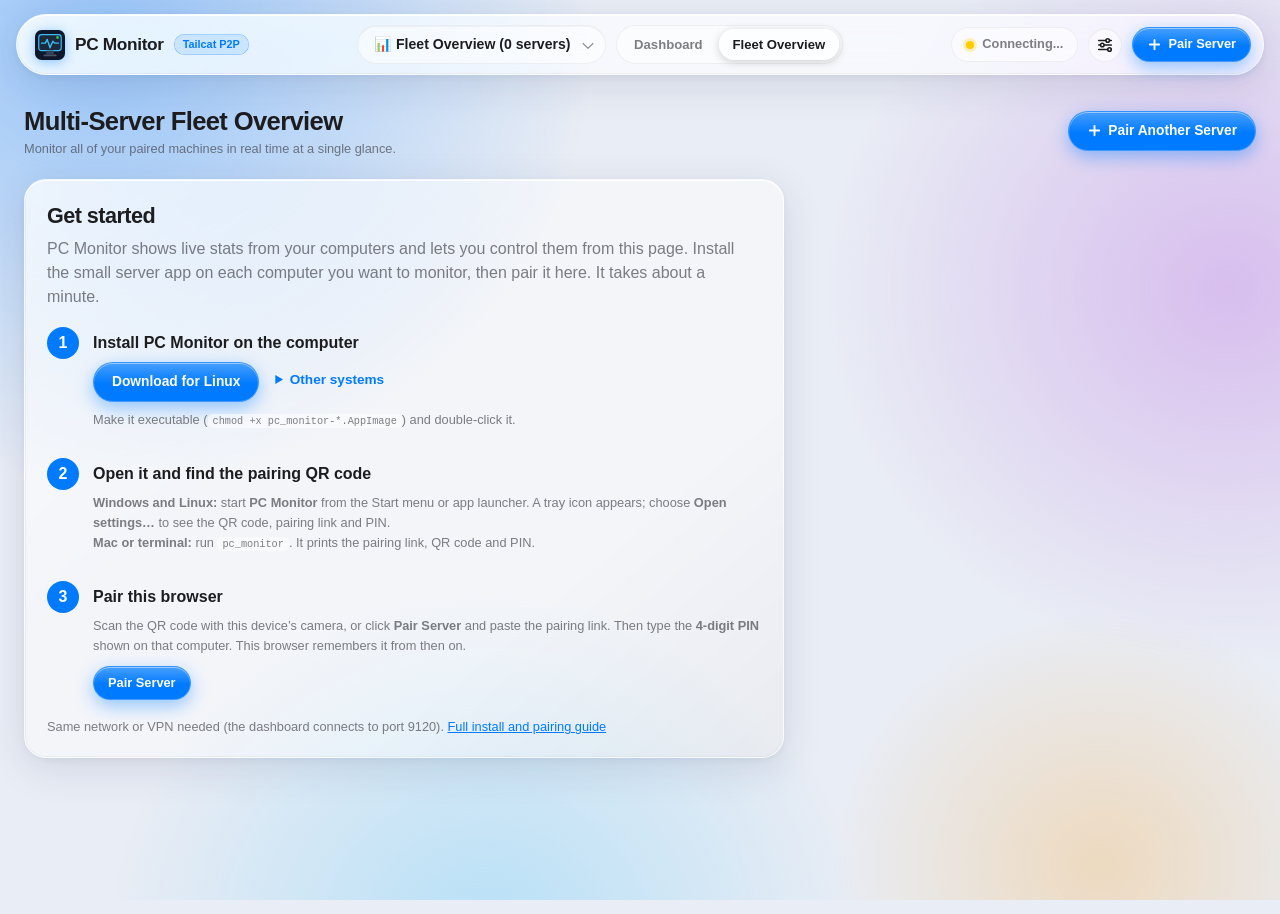
<file: web/index.html>
<!DOCTYPE html>
<html lang="en">
<head>
  <meta charset="UTF-8">
  <meta name="viewport" content="width=device-width, initial-scale=1.0">
  <meta name="theme-color" content="#04060c" media="(prefers-color-scheme: dark)">
  <meta name="theme-color" content="#e9edf5" media="(prefers-color-scheme: light)">
  <meta name="color-scheme" content="dark light">
  <title>PC Monitor — System Telemetry & Multi-Server Dashboard</title>
  <link rel="icon" type="image/svg+xml" href="favicon.svg">
  <link rel="stylesheet" href="style.css?v=26">
</head>
<body>

  <!-- Ambient colour field behind the glass -->
  <div class="ambient" aria-hidden="true"><span></span><span></span><span></span><span></span></div>

  <!-- Top App Header -->
  <header class="app-header">
    <div class="brand">
      <img src="favicon.svg" alt="Logo" class="brand-logo">
      <span class="brand-name">PC Monitor</span>
      <span class="brand-badge">Tailcat P2P</span>
    </div>

    <div class="header-center">
      <div class="server-selector-box">
        <select id="server-select" class="server-select" title="Switch Server"></select>
      </div>

      <nav class="view-nav">
        <button id="btn-nav-dashboard" class="nav-tab nav-active">Dashboard</button>
        <button id="btn-nav-fleet" class="nav-tab">Fleet Overview</button>
      </nav>
    </div>

    <div class="header-actions">
      <div class="status-pill">
        <span id="header-status-dot" class="status-dot dot-connecting"></span>
        <span id="header-status-text">Connecting...</span>
      </div>
      <button id="btn-settings" class="icon-btn" title="Customize dashboard" aria-label="Customize dashboard">
        <svg viewBox="0 0 20 20" aria-hidden="true"><path d="M3 5h8M15 5h2M3 10h2M9 10h8M3 15h10M17 15h0" stroke="currentColor" stroke-width="1.7" stroke-linecap="round" fill="none"/><circle cx="13" cy="5" r="2" fill="none" stroke="currentColor" stroke-width="1.7"/><circle cx="7" cy="10" r="2" fill="none" stroke="currentColor" stroke-width="1.7"/><circle cx="15" cy="15" r="2" fill="none" stroke="currentColor" stroke-width="1.7"/></svg>
      </button>
      <button id="btn-pair-modal" class="btn btn-primary btn-sm"><svg class="btn-icon" viewBox="0 0 16 16" aria-hidden="true"><path d="M8 3v10M3 8h10" stroke="currentColor" stroke-width="2" stroke-linecap="round" fill="none"/></svg>Pair Server</button>
    </div>
  </header>

  <main class="main-container">

    <!-- ================= VIEW 1: DETAILED SERVER DASHBOARD ================= -->
    <div id="view-dashboard">
      <!-- System Summary Bar -->
      <section class="system-summary-bar" data-section="summary">
        <div class="system-meta-list">
          <div class="meta-item">
            <span class="meta-label">Hostname</span>
            <span id="host-name" class="meta-val">--</span>
          </div>
          <div class="meta-item">
            <span class="meta-label">Operating System</span>
            <span id="host-os" class="meta-val">--</span>
          </div>
          <div class="meta-item">
            <span class="meta-label">Uptime</span>
            <span id="host-uptime" class="meta-val">--</span>
          </div>
          <div class="meta-item">
            <span class="meta-label">Kernel / Arch</span>
            <span id="host-kernel" class="meta-val">--</span>
          </div>
          <div class="meta-item">
            <span class="meta-label">Processes</span>
            <span id="host-procs" class="meta-val">--</span>
          </div>
          <div class="meta-item">
            <span class="meta-label">Signed in</span>
            <span id="host-users" class="meta-val">--</span>
          </div>
          <div id="host-version-item" class="meta-item hidden">
            <span class="meta-label">Server version</span>
            <span class="meta-val version-val">
              <span id="host-version">--</span>
              <button id="btn-update" class="btn btn-primary btn-sm update-btn hidden">Update</button>
              <button id="btn-update-check" class="btn btn-outline btn-sm update-btn hidden" title="Ask the server to look for a newer release">Check for updates</button>
              <span id="update-note" class="update-note hidden"></span>
            </span>
          </div>
          <div id="host-battery-item" class="meta-item hidden">
            <span class="meta-label">Battery</span>
            <span id="host-battery" class="meta-val">--</span>
          </div>
        </div>
        <div class="summary-actions">
          <button id="btn-delete-server" class="btn btn-danger btn-sm" title="Unpair this server">Unpair</button>
        </div>
      </section>

      <!-- Control Panel: buttons, audio, power -->
      <section id="control-panel" class="metric-card control-panel" data-section="control">
        <div class="card-header">
          <div>
            <div class="card-title">Control Panel</div>
            <div id="control-sub" class="sub-text">Buttons, audio and power for this computer</div>
          </div>
        </div>
        <div class="cp-grid">
          <div class="cp-panel cp-deck control-only" data-section="deck">
            <div class="cp-panel-header" style="justify-content: flex-end;">
              <button id="btn-deck-edit" class="btn btn-outline btn-sm" aria-pressed="false" aria-label="Edit buttons">Edit</button>
            </div>
            <div id="deck-grid" class="deck-grid"></div>
          </div>
          <div class="cp-side">
            <div class="cp-panel" data-section="audio">
              <div class="cp-panel-header">
                <div class="audio-label">Audio</div>
                <div id="audio-mode-badge" class="badge hidden">Read-only</div>
              </div>
              <div id="audio-container">
                <div class="sub-text">Waiting for audio devices...</div>
              </div>
            </div>
            <div class="cp-panel control-only" data-section="power">
              <div class="cp-panel-header">
                <div class="audio-label">Power</div>
              </div>
              <div class="power-row">
                <button id="btn-lock" class="btn btn-outline" title="Lock this computer">Lock</button>
                <button id="btn-sleep" class="btn btn-outline" title="Put this computer to sleep">Sleep</button>
                <button id="btn-restart" class="btn btn-outline" title="Restart this computer">Restart</button>
                <button id="btn-shutdown" class="btn btn-outline btn-danger-outline" title="Shut down this computer">Shut down</button>
              </div>
            </div>
          </div>
        </div>
      </section>

      <!-- Row 1: Hero Metrics (CPU, Memory, Network, Temps) -->
      <section class="grid-hero">
        <!-- CPU Card -->
        <div class="metric-card" data-section="cpu">
          <div class="card-header">
            <div>
              <div class="card-title">Processor (CPU)</div>
              <div id="cpu-model" class="sub-text">Loading CPU info...</div>
            </div>
            <div id="cpu-cores" class="badge">-- Cores</div>
          </div>
          <div class="gauge-box">
            <div class="gauge-svg-container">
              <svg class="gauge-svg" viewBox="0 0 80 80">
                <circle class="gauge-bg" cx="40" cy="40" r="36"></circle>
                <circle id="cpu-gauge-circle" class="gauge-circle circle-cyan" cx="40" cy="40" r="36"></circle>
              </svg>
              <div id="cpu-pct" class="gauge-center-text">0%</div>
            </div>
            <div class="gauge-info">
              <span class="sub-text">Clock Frequency</span>
              <span id="cpu-freq" class="gauge-stat-big">-- GHz</span>
            </div>
          </div>
          <div class="chart-container">
            <canvas id="chart-cpu" class="chart-canvas"></canvas>
          </div>
        </div>

        <!-- Memory Card -->
        <div class="metric-card" data-section="memory">
          <div class="card-header">
            <div>
              <div class="card-title">Memory (RAM)</div>
              <div id="mem-avail-sub" class="sub-text">Available: <span id="mem-avail">--</span></div>
            </div>
            <div id="mem-total" class="badge">-- GB Total</div>
          </div>
          <div class="gauge-box">
            <div class="gauge-svg-container">
              <svg class="gauge-svg" viewBox="0 0 80 80">
                <circle class="gauge-bg" cx="40" cy="40" r="36"></circle>
                <circle id="mem-gauge-circle" class="gauge-circle circle-purple" cx="40" cy="40" r="36"></circle>
              </svg>
              <div id="mem-pct" class="gauge-center-text">0%</div>
            </div>
            <div class="gauge-info">
              <span class="sub-text">Used RAM</span>
              <span id="mem-used" class="gauge-stat-big">-- GB</span>
              <span class="sub-text">Swap: <span id="swap-used">--</span> / <span id="swap-total">--</span> (<span id="swap-pct">0%</span>)</span>
            </div>
          </div>
          <div class="chart-container">
            <canvas id="chart-mem" class="chart-canvas"></canvas>
          </div>
        </div>

        <!-- Network Card -->
        <div class="metric-card" data-section="network">
          <div class="card-header">
            <div>
              <div class="card-title">Network Activity</div>
              <div class="sub-text">Total Recv: <span id="net-total-recv">--</span> • Sent: <span id="net-total-sent">--</span></div>
            </div>
          </div>
          <div class="gauge-box" style="margin-bottom: 8px;">
            <div class="gauge-info">
              <span class="sub-text"><span class="net-arrow" style="color: var(--green);">↓</span> Download</span>
              <span id="net-down" class="gauge-stat-big" style="color: var(--green);">0 B/s</span>
            </div>
            <div class="gauge-info" style="margin-left: auto;">
              <span class="sub-text"><span class="net-arrow" style="color: var(--orange);">↑</span> Upload</span>
              <span id="net-up" class="gauge-stat-big" style="color: var(--orange);">0 B/s</span>
            </div>
          </div>
          <div class="chart-container">
            <canvas id="chart-net-down" class="chart-canvas"></canvas>
          </div>
        </div>

        <!-- Temperatures Card -->
        <div class="metric-card" data-section="thermals">
          <div class="card-header">
            <div>
              <div class="card-title">Thermals & Sensors</div>
              <div class="sub-text">Hardware temperature probes</div>
            </div>
          </div>
          <div id="temp-list-container" class="temp-list">
            <div class="sub-text">Awaiting telemetry...</div>
          </div>
        </div>
      </section>

      <!-- Displays: connected displays and screen preview -->
      <section class="metric-card" data-section="displays" style="margin-bottom: 18px;">
        <div class="card-header displays-header">
          <div>
            <div class="card-title">Displays</div>
            <div id="displays-sub" class="sub-text">Connected displays, resolution and refresh rate</div>
          </div>
          <div class="displays-controls">
            <label class="switch-inline" title="Capture every 10 seconds">
              <span>Auto-refresh</span>
              <input id="screen-autorefresh" type="checkbox" class="switch">
            </label>
            <button id="btn-screen-capture" class="btn btn-outline btn-sm">Capture</button>
          </div>
        </div>
        <div id="displays-container" class="displays-grid">
          <div class="sub-text">Detecting displays...</div>
        </div>
      </section>

      <!-- Row 2: Per-Core CPU Load & GPU Cards -->
      <section class="grid-two-col">
        <!-- Per-core load -->
        <div class="metric-card" data-section="cores">
          <div class="card-header">
            <div class="card-title">Per-Core CPU Utilization</div>
          </div>
          <div id="core-bars-container" class="core-bars-grid">
            <div class="sub-text">Loading cores...</div>
          </div>
        </div>

        <!-- Dedicated Graphics (GPU) -->
        <div class="metric-card" data-section="gpu">
          <div class="card-header">
            <div class="card-title">Graphics Hardware (GPU)</div>
          </div>
          <div id="gpu-cards-container">
            <div class="sub-text">Detecting graphics adapters...</div>
          </div>
        </div>
      </section>

      <!-- Row: Drive Health & Connected Devices -->
      <section class="grid-equal-col">
        <div class="metric-card" data-section="health">
          <div class="card-header">
            <div>
              <div class="card-title">Drive Health</div>
              <div class="sub-text">Physical drives and SMART status</div>
            </div>
          </div>
          <div id="disk-health-container" class="disk-health-list">
            <div class="sub-text">Checking drives...</div>
          </div>
        </div>

        <div class="metric-card" data-section="devices">
          <div class="card-header">
            <div>
              <div class="card-title">Connected Devices</div>
              <div class="sub-text">USB, Bluetooth and display devices attached to the host</div>
            </div>
          </div>
          <div id="devices-container" class="devices-grid">
            <div class="sub-text">Scanning devices...</div>
          </div>
        </div>
      </section>

      <!-- Row 3: Drives & Storage -->
      <section class="metric-card" data-section="storage" style="margin-bottom: 24px;">
        <div class="card-header">
          <div>
            <div class="card-title">Storage & Disk Partitions</div>
            <div class="sub-text">Volume space and mountpoint capacities</div>
          </div>
        </div>
        <div id="drives-container" class="drives-list">
          <div class="sub-text">Scanning storage volumes...</div>
        </div>
      </section>

      <!-- Row 4: Network Adapters & IP Addresses -->
      <section class="metric-card" data-section="adapters" style="margin-bottom: 24px;">
        <div class="card-header">
          <div>
            <div class="card-title">Network Adapters & IP Configuration</div>
            <div class="sub-text">Active interfaces, IPv4, IPv6, and MAC addresses</div>
          </div>
        </div>
        <div id="ifaces-container" class="ifaces-grid">
          <div class="sub-text">Scanning network interfaces...</div>
        </div>
      </section>

      <!-- Row 5: Top Processes -->
      <section class="metric-card" data-section="processes">
        <div class="card-header">
          <div>
            <div class="card-title">Processes</div>
            <div id="proc-summary" class="sub-text">Waiting for data…</div>
          </div>
          <input id="proc-search" class="form-input proc-search" type="search" placeholder="Search apps or PID" aria-label="Search processes" autocomplete="off" spellcheck="false" disabled>
        </div>
        <div class="table-responsive">
          <table id="process-table" class="proc-table">
            <thead>
              <tr>
                <th data-col="name" aria-sort="none"><button class="proc-sort" data-sort="name">App <span class="sort-arrow"></span></button></th>
                <th data-col="cpu" class="num" aria-sort="none"><button class="proc-sort" data-sort="cpu">CPU <span class="sort-arrow"></span></button></th>
                <th data-col="gpu" class="num hidden" aria-sort="none"><button class="proc-sort" data-sort="gpu" title="Busiest GPU engine (3D, video, copy…), like Task Manager">GPU <span class="sort-arrow"></span></button></th>
                <th data-col="mem" class="num" aria-sort="none"><button class="proc-sort" data-sort="mem">Memory <span class="sort-arrow"></span></button></th>
                <th data-col="io" class="num hidden" aria-sort="none"><button class="proc-sort" data-sort="io" title="Reads and writes to files, devices and the network, per second">I/O <span class="sort-arrow"></span></button></th>
              </tr>
            </thead>
            <tbody id="process-table-body">
              <tr><td colspan="4" class="text-center sub-text">Waiting for process data…</td></tr>
            </tbody>
          </table>
        </div>
      </section>
    </div>

    <!-- ================= VIEW 2: MULTI-SERVER FLEET OVERVIEW ================= -->
    <div id="view-fleet" class="hidden">
      <div style="margin-bottom: 20px; display: flex; justify-content: space-between; align-items: center;">
        <div>
          <h2>Multi-Server Fleet Overview</h2>
          <div class="sub-text">Monitor all of your paired machines in real time at a single glance.</div>
        </div>
        <button class="btn btn-primary" onclick="app.openPairModal()"><svg class="btn-icon" viewBox="0 0 16 16" aria-hidden="true"><path d="M8 3v10M3 8h10" stroke="currentColor" stroke-width="2" stroke-linecap="round" fill="none"/></svg>Pair Another Server</button>
      </div>

      <div id="fleet-grid-container" class="fleet-grid">
        <!-- Rendered dynamically by UI.renderFleetOverview -->
      </div>
    </div>

  </main>

  <!-- ================= PAIR NEW SERVER MODAL ================= -->
  <div id="pair-modal" class="modal-overlay hidden">
    <div class="modal-card">
      <div class="modal-header">
        <div class="modal-title">Pair New Server</div>
        <button class="modal-close-btn" aria-label="Close">&times;</button>
      </div>

      <!-- Live Camera Scanner Box (Toggled on demand) -->
      <div id="camera-scanner-box" class="hidden">
        <div class="scanner-video-box">
          <video id="qr-video" playsinline></video>
          <div class="scanner-reticle"></div>
        </div>
        <div style="text-align: center; margin-bottom: 16px;">
          <button id="btn-stop-scanner" type="button" class="btn btn-outline btn-sm">Cancel Camera</button>
        </div>
      </div>

      <form id="pair-form">
        <p class="sub-text pair-help">Open <strong>PC Monitor</strong> on the computer (tray icon → <strong>Open settings…</strong>, or run <code>pc_monitor pin</code>) to see its QR code and pairing link. Don’t have it yet? <a href="https://github.com/garrettcorn/remote-monitor#-quick-start-guide" target="_blank" rel="noopener">Install the server</a>.</p>
        <div style="margin-bottom: 16px; text-align: center;">
          <button id="btn-start-scanner" type="button" class="btn btn-outline btn-block">
            <svg class="btn-icon" viewBox="0 0 20 20" aria-hidden="true"><path d="M3 7.5A1.5 1.5 0 0 1 4.5 6h2l1.2-1.8h4.6L13.5 6h2A1.5 1.5 0 0 1 17 7.5v7a1.5 1.5 0 0 1-1.5 1.5h-11A1.5 1.5 0 0 1 3 14.5z" fill="none" stroke="currentColor" stroke-width="1.6" stroke-linejoin="round"/><circle cx="10" cy="11" r="3" fill="none" stroke="currentColor" stroke-width="1.6"/></svg>
            Scan QR Code with Camera
          </button>
        </div>

        <div style="display: flex; align-items: center; gap: 10px; margin-bottom: 16px;">
          <div class="divider-line"></div>
          <span class="divider-text">or paste manually</span>
          <div class="divider-line"></div>
        </div>

        <div class="form-group">
          <label class="form-label" for="input-pairing-code">Pairing link</label>
          <textarea id="input-pairing-code" class="form-input" rows="3" placeholder="https://garrettcorn.github.io/remote-monitor/#direct=…&amp;token=…" required></textarea>
        </div>

        <div class="form-group">
          <label class="form-label" for="input-server-name">Custom Server Nickname (optional)</label>
          <input type="text" id="input-server-name" class="form-input" placeholder="e.g. Workstation, Home Server, Mac Mini">
        </div>

        <div style="display: flex; gap: 10px; margin-top: 24px;">
          <button type="button" class="btn btn-outline modal-close-btn" style="flex: 1;">Cancel</button>
          <button type="submit" class="btn btn-primary" style="flex: 2;">Pair & Connect</button>
        </div>
      </form>
    </div>
  </div>

  <!-- ================= SCREEN PREVIEW VIEWER ================= -->
  <div id="screen-modal" class="modal-overlay hidden">
    <div class="modal-card screen-card">
      <div class="modal-header">
        <div id="screen-modal-title" class="modal-title">Display</div>
        <div class="screen-toolbar">
          <label id="screen-control-label" class="switch-inline" title="Send your mouse and keyboard to this display">
            <span>Remote control</span>
            <input id="screen-control" type="checkbox" class="switch">
          </label>
          <button id="btn-screen-refresh" class="btn btn-outline btn-sm" title="Capture again">Refresh</button>
          <button id="btn-screen-save" class="btn btn-outline btn-sm" title="Save a full-resolution capture as a JPEG">Save</button>
          <button id="btn-screen-fullscreen" class="btn btn-outline btn-sm" title="Fill the screen (F)">Full screen</button>
        </div>
        <button class="modal-close-btn" aria-label="Close">&times;</button>
      </div>
      <div id="screen-stage" class="screen-stage">
        <img id="screen-modal-img" class="screen-full" alt="Screen preview" draggable="false">
      </div>
      <div class="screen-footer">
        <div id="screen-modal-time" class="sub-text"></div>
        <div id="screen-control-bar" class="screen-control-bar hidden">
          <input id="screen-type" class="form-input screen-type" type="text" placeholder="Type to send…" autocomplete="off" autocapitalize="off" spellcheck="false" aria-label="Type text on the remote display">
          <button class="btn btn-outline btn-sm" data-send-keys="win" title="Start menu / Cmd">Win</button>
          <button class="btn btn-outline btn-sm" data-send-keys="alt+tab">Alt+Tab</button>
          <button class="btn btn-outline btn-sm" data-send-keys="esc">Esc</button>
        </div>
      </div>
      <p id="screen-control-hint" class="sub-text screen-hint hidden">Clicks, scrolling and keys go to the host while Remote control is on. Some browser shortcuts (like Ctrl+W) can't be captured; use the buttons above.</p>
    </div>
  </div>

  <!-- ================= CUSTOMIZE DASHBOARD MODAL ================= -->
  <div id="settings-modal" class="modal-overlay hidden">
    <div class="modal-card settings-card">
      <div class="modal-header">
        <div class="modal-title">Customize dashboard</div>
        <button class="modal-close-btn" aria-label="Close">&times;</button>
      </div>
      <p class="sub-text" style="margin-bottom: 14px;">Choose which sections to show. Saved in this browser for all servers.</p>
      <div id="settings-list"></div>
      <div style="display: flex; gap: 10px; margin-top: 20px;">
        <button id="btn-settings-showall" type="button" class="btn btn-outline" style="flex: 1;">Show all</button>
        <button type="button" class="btn btn-primary modal-close-btn" style="flex: 1;">Done</button>
      </div>
    </div>
  </div>

  <!-- ================= CONTROL PANEL BUTTON EDITOR ================= -->
  <div id="deck-modal" class="modal-overlay hidden">
    <div class="modal-card deck-editor">
      <div class="modal-header">
        <div id="deck-modal-title" class="modal-title">Add button</div>
        <button class="modal-close-btn" aria-label="Close">&times;</button>
      </div>
      <form id="deck-form" autocomplete="off">
        <!-- Category tiles -->
        <div id="deck-cats" class="deck-cats" role="tablist" aria-label="Button type">
          <button type="button" class="deck-cat" data-cat="app" role="tab">App</button>
          <button type="button" class="deck-cat" data-cat="shortcut" role="tab">Shortcut</button>
          <button type="button" class="deck-cat" data-cat="media" role="tab">Media &amp; system</button>
          <button type="button" class="deck-cat" data-cat="text" role="tab">Text</button>
          <button type="button" class="deck-cat" data-cat="url" role="tab">Website</button>
        </div>

        <!-- App: installed apps on the host -->
        <div class="deck-pane" data-pane="app">
          <input id="deck-app-search" class="form-input" type="search" placeholder="Search installed apps…" aria-label="Search installed apps">
          <div id="deck-app-list" class="pick-list" role="listbox" aria-label="Installed apps"></div>
          <span id="deck-app-help" class="sub-text"></span>
        </div>

        <!-- Shortcut: preset library + recorder -->
        <div class="deck-pane" data-pane="shortcut">
          <input id="deck-shortcut-search" class="form-input" type="search" placeholder="Search shortcuts (copy, mute, screenshot…)" aria-label="Search shortcuts">
          <div id="deck-shortcut-list" class="pick-list" role="listbox" aria-label="Common shortcuts"></div>
          <label class="form-label" for="deck-keys" style="margin-top: 12px;">Or record your own</label>
          <input id="deck-keys" class="form-input" type="text" placeholder="Click here, then press the keys (e.g. Ctrl+Shift+M)" readonly>
          <span class="sub-text">Sent to the active window on the host.</span>
        </div>

        <!-- Media & system -->
        <div class="deck-pane" data-pane="media">
          <div id="deck-media-list" class="chip-grid" role="listbox" aria-label="Media and system actions"></div>
        </div>

        <!-- Text snippet -->
        <div class="deck-pane" data-pane="text">
          <textarea id="deck-text" class="form-input" rows="4" maxlength="1000" placeholder="Text to type, e.g. an email address or a canned reply"></textarea>
          <span class="sub-text"><span id="deck-text-count">0</span>/1000 · typed into the active window on the host</span>
        </div>

        <!-- Website -->
        <div class="deck-pane" data-pane="url">
          <input id="deck-url" class="form-input" type="url" placeholder="https://example.com" aria-label="Web address">
          <span class="sub-text">Opens in the host's default browser.</span>
        </div>

        <div class="form-group" style="margin-top: 16px;">
          <label class="form-label" for="deck-label">Label</label>
          <input id="deck-label" class="form-input" type="text" maxlength="18" placeholder="Shown on the button">
        </div>
        <div class="form-group">
          <span class="form-label">Colour</span>
          <div id="deck-colors" class="color-swatches" role="radiogroup" aria-label="Button colour"></div>
        </div>
        <div id="deck-error" class="pin-error hidden"></div>
        <div style="display: flex; gap: 10px; margin-top: 20px;">
          <button id="btn-deck-delete" type="button" class="btn btn-danger hidden">Delete</button>
          <button type="button" class="btn btn-outline modal-close-btn" style="flex: 1;">Cancel</button>
          <button type="submit" class="btn btn-primary" style="flex: 1;">Save</button>
        </div>
      </form>
    </div>
  </div>

  <!-- ================= CONTROL PIN MODAL ================= -->
  <div id="pin-modal" class="modal-overlay hidden">
    <div class="modal-card pin-card">
      <div class="modal-header">
        <div class="modal-title">Enter control PIN</div>
        <button class="modal-close-btn" aria-label="Close">&times;</button>
      </div>
      <p class="sub-text" style="margin-bottom: 18px;">
        <strong id="pin-server-name">This server</strong> has remote control enabled. Enter the
        4-digit PIN shown in the server's console. Each PIN works once; the server then shows a new one.
      </p>
      <form id="pin-form" autocomplete="off">
        <input id="input-pin" class="form-input pin-input" type="text" inputmode="numeric"
               pattern="[0-9]{4}" maxlength="4" placeholder="••••" aria-label="4-digit PIN"
               autocomplete="one-time-code" required>
        <div id="pin-error" class="pin-error hidden"></div>
        <div style="display: flex; gap: 10px; margin-top: 20px;">
          <button type="button" class="btn btn-outline modal-close-btn" style="flex: 1;">Cancel</button>
          <button id="btn-pin-submit" type="submit" class="btn btn-primary" style="flex: 2;">Connect</button>
        </div>
      </form>
    </div>
  </div>

  <!-- Main JavaScript App -->
  <script type="module" src="js/app.js?v=26"></script>
</body>
</html>
</file>
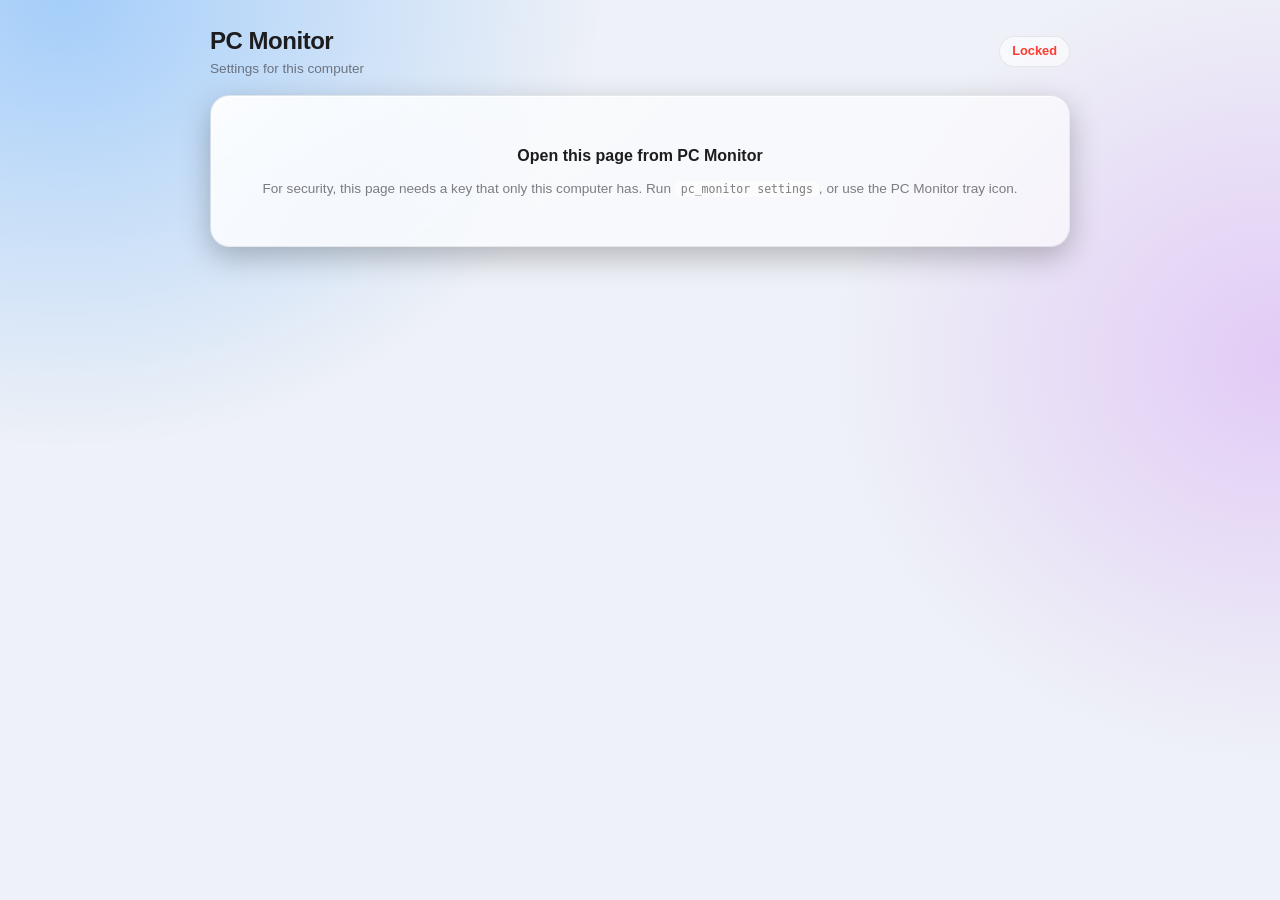
<file: cmd/server/settings.html>
<!doctype html>
<html lang="en">
<head>
<meta charset="utf-8">
<meta name="viewport" content="width=device-width, initial-scale=1">
<meta name="color-scheme" content="dark light">
<title>PC Monitor Settings</title>
<style>
:root {
  --bg: #05070d; --fill: rgba(255,255,255,.06); --fill2: rgba(255,255,255,.1); --stroke: rgba(255,255,255,.12);
  --rim: rgba(255,255,255,.28); --text: rgba(255,255,255,.95); --muted: rgba(235,235,245,.62);
  --blue: #0a84ff; --green: #30d158; --red: #ff453a; --orange: #ff9f0a;
}
@media (prefers-color-scheme: light) {
  :root { --bg: #eef1f7; --fill: rgba(255,255,255,.6); --fill2: rgba(255,255,255,.85); --stroke: rgba(0,0,0,.08);
    --rim: rgba(255,255,255,.95); --text: #1d1d1f; --muted: rgba(60,60,67,.66); --blue: #007aff; --green: #28a745; --red: #ff3b30; --orange: #f08c00; }
}
* { box-sizing: border-box; margin: 0; }
body {
  font: 15px/1.45 -apple-system, BlinkMacSystemFont, "Segoe UI Variable", "Segoe UI", Inter, Roboto, sans-serif;
  color: var(--text); min-height: 100vh; padding: 24px 16px 48px;
  background: radial-gradient(ellipse 60vmax 50vmax at 5% 0%, rgba(10,132,255,.32), transparent 70%),
              radial-gradient(ellipse 50vmax 45vmax at 100% 40%, rgba(191,90,242,.25), transparent 70%), var(--bg);
  background-attachment: fixed;
}
main { max-width: 860px; margin: 0 auto; display: grid; gap: 16px; }
header { display: flex; align-items: center; justify-content: space-between; gap: 12px; flex-wrap: wrap; }
h1 { font-size: 1.5rem; letter-spacing: -.02em; }
h2 { font-size: 1rem; margin-bottom: 12px; }
.card { background: linear-gradient(140deg, var(--fill2), transparent 45%), var(--fill); border: 1px solid var(--stroke);
  box-shadow: inset 0 1px 0 var(--rim), 0 10px 30px rgba(0,0,0,.25); border-radius: 20px; padding: 20px; }
.grid2 { display: grid; grid-template-columns: 1fr 1fr; gap: 16px; }
@media (max-width: 720px) { .grid2 { grid-template-columns: 1fr; } }
.muted { color: var(--muted); font-size: .85rem; }
.pill { padding: 5px 12px; border-radius: 999px; font-size: .8rem; font-weight: 600; background: var(--fill); border: 1px solid var(--stroke); }
.pill.ok { color: var(--green); } .pill.bad { color: var(--red); }
.pair { display: grid; grid-template-columns: 180px 1fr; gap: 18px; align-items: center; }
@media (max-width: 520px) { .pair { grid-template-columns: 1fr; } }
.qr { background: #fff; border-radius: 14px; padding: 8px; aspect-ratio: 1; display: grid; place-items: center; }
.qr svg { width: 100%; height: auto; display: block; }
.pin { font: 700 2.4rem/1 ui-monospace, "SF Mono", Consolas, monospace; letter-spacing: .25em; margin: 6px 0; }
.link { display: flex; gap: 8px; margin-top: 10px; }
.link input { flex: 1; min-width: 0; }
input[type=text], input[type=number], input[type=url] {
  font: inherit; color: var(--text); background: var(--fill); border: 1px solid var(--stroke); border-radius: 12px; padding: 9px 12px; width: 100%;
}
input:focus { outline: none; box-shadow: 0 0 0 3px color-mix(in srgb, var(--blue) 40%, transparent); }
button { font: inherit; font-weight: 600; font-size: .88rem; border-radius: 999px; padding: 9px 16px; cursor: pointer;
  color: var(--text); background: var(--fill2); border: 1px solid var(--stroke); }
button.primary { color: #fff; background: linear-gradient(180deg, rgba(255,255,255,.28), transparent 55%), var(--blue); border-color: transparent; }
button.danger { color: var(--red); }
button:disabled { opacity: .5; cursor: default; }
.row { display: flex; align-items: center; justify-content: space-between; gap: 12px; padding: 10px 0; border-bottom: 1px solid var(--stroke); }
.row:last-child { border-bottom: 0; }
.row label { font-weight: 550; }
.row .muted { display: block; font-weight: 400; }
.field { display: grid; gap: 6px; margin-bottom: 12px; }
.field label { font-size: .82rem; font-weight: 600; color: var(--muted); }
.switch { appearance: none; -webkit-appearance: none; width: 46px; height: 28px; border-radius: 999px; position: relative; flex-shrink: 0;
  background: var(--fill2); box-shadow: inset 0 0 0 1px var(--stroke); cursor: pointer; transition: background .25s; }
.switch::after { content: ""; position: absolute; top: 2px; left: 2px; width: 24px; height: 24px; border-radius: 50%; background: #fff;
  box-shadow: 0 2px 5px rgba(0,0,0,.25); transition: transform .3s cubic-bezier(.32,.72,0,1); }
.switch:checked { background: var(--green); } .switch:checked::after { transform: translateX(18px); }
.actions { display: flex; gap: 10px; flex-wrap: wrap; margin-top: 14px; }
.msg { margin-top: 10px; font-size: .88rem; font-weight: 550; }
.msg.err { color: var(--red); } .msg.ok { color: var(--green); }
.hidden { display: none !important; }
#locked { text-align: center; padding: 48px 20px; }
code { font-family: ui-monospace, Consolas, monospace; font-size: .85em; background: var(--fill); padding: 1px 6px; border-radius: 6px; }
</style>
</head>
<body>
<main>
  <header>
    <div>
      <h1>PC Monitor</h1>
      <div class="muted" id="subtitle">Settings for this computer</div>
    </div>
    <span id="status" class="pill">Connecting…</span>
  </header>

  <section id="locked" class="card hidden">
    <h2>Open this page from PC Monitor</h2>
    <p class="muted">For security, this page needs a key that only this computer has. Run <code>pc_monitor settings</code>, or use the PC Monitor tray icon.</p>
  </section>

  <div id="app" class="hidden" style="display: grid; gap: 16px;">
    <section class="card">
      <h2>Pair a dashboard</h2>
      <div class="pair">
        <div class="qr" id="qr"></div>
        <div>
          <div id="pin-block">
            <div class="muted">Control PIN (one-time, changes after each use)</div>
            <div class="pin" id="pin">----</div>
          </div>
          <div class="muted" id="paired"></div>
          <div class="link">
            <input type="text" id="link" readonly aria-label="Pairing link">
            <button id="copy">Copy</button>
          </div>
          <div class="actions">
            <button id="open-dash">Open dashboard</button>
            <button id="revoke" class="danger">Revoke all dashboards</button>
          </div>
        </div>
      </div>
    </section>

    <div class="grid2">
      <section class="card">
        <h2>Updates</h2>
        <div id="update-text" class="muted">Checking…</div>
        <div class="row">
          <label for="auto_update">Install updates automatically<span class="muted">Checks every 6 hours; installs signed releases and restarts the server (a few seconds offline)</span></label>
          <input type="checkbox" class="switch" id="auto_update">
        </div>
        <div class="actions">
          <button id="check">Check now</button>
          <button id="apply" class="primary hidden">Update now</button>
        </div>
        <div id="update-msg" class="msg"></div>
      </section>
      <section class="card">
        <h2>Startup</h2>
        <div class="row">
          <label for="autostart">Start when I log in<span class="muted" id="autostart-where"></span></label>
          <input type="checkbox" class="switch" id="autostart">
        </div>
        <div class="actions">
          <button id="restart">Restart server</button>
          <button id="stop" class="danger">Stop server</button>
        </div>
        <div class="muted" style="margin-top: 10px;">Log: <code id="log"></code></div>
      </section>
    </div>

    <section class="card">
      <h2>Settings</h2>
      <form id="form" autocomplete="off">
        <div class="grid2">
          <div class="field"><label for="name">Computer name</label><input type="text" id="name" required maxlength="60"></div>
          <div class="field"><label for="port">Network port (dashboards connect here)</label><input type="number" id="port" min="0" max="65535"></div>
        </div>
        <div class="row"><label for="read_only">Read-only mode<span class="muted">Monitoring only: no remote control and no PIN</span></label><input type="checkbox" class="switch" id="read_only"></div>
        <div class="row"><label for="no_screen">Disable screen preview<span class="muted">Dashboards can't see what's on your screens</span></label><input type="checkbox" class="switch" id="no_screen"></div>
        <div class="row"><label for="tailcat">Peer-to-peer tunnel (Tailcat)<span class="muted">Reach this computer from outside your network</span></label><input type="checkbox" class="switch" id="tailcat"></div>
        <div class="row"><label for="update_check">Check for updates<span class="muted">Every 6 hours; shows when a new version is out</span></label><input type="checkbox" class="switch" id="update_check"></div>
        <details style="margin-top: 12px;">
          <summary class="muted" style="cursor: pointer;">Advanced</summary>
          <div class="grid2" style="margin-top: 12px;">
            <div class="field"><label for="tailcat_port">Tailcat port</label><input type="number" id="tailcat_port" min="1" max="65535"></div>
            <div class="field"><label for="settings_port">Settings page port</label><input type="number" id="settings_port" min="1" max="65535"></div>
          </div>
          <div class="field"><label for="web_url">Dashboard address used in pairing links</label><input type="url" id="web_url"></div>
        </details>
        <div class="actions"><button type="submit" class="primary">Save &amp; restart</button></div>
        <div id="form-msg" class="msg"></div>
      </form>
    </section>
  </div>
</main>
<script>
(() => {
  const $ = (id) => document.getElementById(id);
  // A key link opened in a tab already showing this page only changes the fragment.
  window.addEventListener('hashchange', () => { if (/key=/.test(location.hash)) location.reload(); });
  // The key arrives in the URL fragment (never sent to the server), then lives in this tab only.
  const m = location.hash.match(/key=([A-Za-z0-9]+)/);
  if (m) { try { sessionStorage.setItem('pcm_key', m[1]); } catch (e) {} history.replaceState(null, '', location.pathname); }
  let key = m ? m[1] : null;
  try { key = key || sessionStorage.getItem('pcm_key'); } catch (e) {}
  let state = null, saved = null;

  async function call(method, path, body) {
    const r = await fetch(path, { method, headers: { 'X-Settings-Key': key || '', 'Content-Type': 'application/json' }, body: body ? JSON.stringify(body) : undefined });
    const data = await r.json().catch(() => ({}));
    if (!r.ok) throw new Error(data.error || r.statusText);
    return data;
  }

  function setStatus(text, cls) { const s = $('status'); s.textContent = text; s.className = 'pill ' + (cls || ''); }

  function fill(form) {
    const c = state.config;
    if (form) {
      $('name').value = c.name; $('port').value = c.port; $('read_only').checked = c.read_only;
      $('no_screen').checked = c.no_screen; $('tailcat').checked = !c.no_tailcat; $('update_check').checked = c.update_check;
      $('tailcat_port').value = c.tailcat_port; $('settings_port').value = c.settings_port; $('web_url').value = c.web_url;
    }
    const p = state.pairing;
    $('subtitle').textContent = `${c.name} · version ${state.version}`;
    $('qr').innerHTML = p.qr_svg || '';
    $('link').value = p.url;
    $('pin-block').classList.toggle('hidden', !p.control);
    $('pin').textContent = p.pin || '----';
    $('paired').textContent = p.control ? `${p.paired} dashboard(s) paired` : 'Read-only: dashboards connect without a PIN';
    $('autostart').checked = state.autostart.enabled;
    $('autostart-where').textContent = state.autostart.where;
    $('log').textContent = state.log;
    const u = state.update;
    let t = `Installed ${u.current}.`;
    if (u.method === 'dev') t = 'Development build: updates are disabled.';
    else if (u.available) t += ` Version ${u.latest} is available.`;
    else if (u.latest) t += ' You’re up to date.';
    if (u.note && u.method !== 'dev') t += ' ' + u.note;
    if (u.error) t += ` (Last check failed: ${u.error})`;
    $('update-text').textContent = t;
    $('apply').classList.toggle('hidden', !(u.available && u.can_apply));
    // Package-manager installs and dev builds can't replace themselves.
    const canAuto = u.method === 'self' || u.method === 'appimage';
    $('auto_update').checked = !!u.auto_update;
    $('auto_update').disabled = !canAuto && !u.auto_update;
  }

  async function refresh(form) {
    try {
      state = await call('GET', '/api/state');
      setStatus('Running', 'ok');
      $('app').classList.remove('hidden'); $('locked').classList.add('hidden');
      fill(form);
    } catch (e) {
      if (/settings/.test(e.message)) { $('locked').classList.remove('hidden'); $('app').classList.add('hidden'); setStatus('Locked', 'bad'); }
      else setStatus('Not responding', 'bad');
    }
  }

  // After a restart, wait for the server to come back.
  async function waitBack(msgEl, text) {
    msgEl.className = 'msg'; msgEl.textContent = text;
    setStatus('Restarting…');
    for (let i = 0; i < 60; i++) {
      await new Promise(r => setTimeout(r, 1000));
      try { const r = await fetch('/api/ping', { cache: 'no-store' }); if (r.ok) { await refresh(true); msgEl.className = 'msg ok'; msgEl.textContent = 'Done.'; return; } } catch (e) {}
    }
    msgEl.className = 'msg err'; msgEl.textContent = 'The server didn’t come back. Check the log.';
  }

  $('copy').onclick = async () => { try { await navigator.clipboard.writeText($('link').value); $('copy').textContent = 'Copied'; setTimeout(() => $('copy').textContent = 'Copy', 1500); } catch (e) { $('link').select(); } };
  $('open-dash').onclick = () => window.open($('link').value, '_blank', 'noopener');
  $('revoke').onclick = async () => {
    if (!confirm('Revoke every paired dashboard? They will need the new pairing link/QR and a PIN.')) return;
    await call('POST', '/api/pairing/reset'); waitBack($('form-msg'), 'Revoking and restarting…');
  };
  $('autostart').onchange = async (e) => {
    try { const r = await call('POST', '/api/autostart', { enabled: e.target.checked }); e.target.checked = r.enabled; }
    catch (err) { e.target.checked = !e.target.checked; alert(err.message); }
  };
  $('auto_update').onchange = async (e) => {
    try {
      state.update = await call('POST', '/api/auto-update', { enabled: e.target.checked });
      state.config.auto_update = e.target.checked;
      fill(false);
      if (e.target.checked) setTimeout(() => refresh(false), 4000); // it checks right away
    } catch (err) { e.target.checked = !e.target.checked; alert(err.message); }
  };
  $('check').onclick = async () => {
    $('check').disabled = true; $('update-msg').textContent = '';
    try { state.update = await call('POST', '/api/update', { action: 'check' }); fill(false); }
    catch (e) { $('update-msg').className = 'msg err'; $('update-msg').textContent = e.message; }
    $('check').disabled = false;
  };
  $('apply').onclick = async () => {
    $('apply').disabled = true; $('update-msg').className = 'msg'; $('update-msg').textContent = 'Downloading and verifying…';
    try { await call('POST', '/api/update', { action: 'apply' }); waitBack($('update-msg'), 'Installed. Restarting…'); }
    catch (e) { $('update-msg').className = 'msg err'; $('update-msg').textContent = e.message; }
    $('apply').disabled = false;
  };
  $('restart').onclick = async () => { await call('POST', '/api/restart'); waitBack($('form-msg'), 'Restarting…'); };
  $('stop').onclick = async () => {
    if (!confirm('Stop PC Monitor? Dashboards will disconnect until you start it again.')) return;
    await call('POST', '/api/stop'); setStatus('Stopped', 'bad');
  };
  $('form').onsubmit = async (e) => {
    e.preventDefault();
    const c = { ...state.config,
      name: $('name').value.trim(), port: +$('port').value, read_only: $('read_only').checked, no_screen: $('no_screen').checked,
      no_tailcat: !$('tailcat').checked, update_check: $('update_check').checked, tailcat_port: +$('tailcat_port').value,
      settings_port: +$('settings_port').value, web_url: $('web_url').value.trim() };
    try {
      await call('POST', '/api/config', c);
      if (c.settings_port !== state.config.settings_port) {
        $('form-msg').className = 'msg ok';
        $('form-msg').textContent = 'Saved. The settings page moved: reopen it with pc_monitor settings.';
        return;
      }
      waitBack($('form-msg'), 'Saved. Restarting…');
    } catch (err) { $('form-msg').className = 'msg err'; $('form-msg').textContent = err.message; }
  };

  if (!key) { $('locked').classList.remove('hidden'); setStatus('Locked', 'bad'); return; }
  refresh(true);
  setInterval(() => { if (!document.hidden && state) refresh(false); }, 3000); // PIN changes after each use
})();
</script>
</body>
</html>
</file>
<file: web/style.css>
/* =====================================================================
   PC Monitor — Liquid Glass theme
   Translucent, blurred surfaces with specular rims floating over a
   slowly drifting colour field. Light and dark follow the OS setting.
   ===================================================================== */

:root {
  color-scheme: dark;

  /* Apple system colours (dark appearance) */
  --blue: #0a84ff;
  --cyan: #64d2ff;
  --purple: #bf5af2;
  --green: #30d158;
  --orange: #ff9f0a;
  --red: #ff453a;
  --yellow: #ffd60a;

  /* Canvas */
  --bg: #04060c;
  --blob-a: rgba(10, 132, 255, 0.38);
  --blob-b: rgba(191, 90, 242, 0.30);
  --blob-c: rgba(100, 210, 255, 0.24);
  --blob-d: rgba(255, 159, 10, 0.16);

  /* Glass */
  --glass-fill: rgba(255, 255, 255, 0.06);
  --glass-fill-strong: rgba(28, 30, 38, 0.55);
  --glass-sheen: rgba(255, 255, 255, 0.10);
  --glass-stroke: rgba(255, 255, 255, 0.12);
  --glass-rim: rgba(255, 255, 255, 0.30);
  --glass-rim-low: rgba(255, 255, 255, 0.05);
  --glass-shadow: 0 10px 40px rgba(0, 0, 0, 0.40), 0 2px 8px rgba(0, 0, 0, 0.25);
  --glass-blur: blur(30px) saturate(180%);

  /* Inner (nested) surfaces — no backdrop blur, just tint */
  --inner-fill: rgba(255, 255, 255, 0.05);
  --inner-fill-hover: rgba(255, 255, 255, 0.09);
  --inner-stroke: rgba(255, 255, 255, 0.08);
  --hairline: rgba(255, 255, 255, 0.08);
  --track: rgba(255, 255, 255, 0.10);

  /* Text */
  --text-main: rgba(255, 255, 255, 0.96);
  --text-muted: rgba(235, 235, 245, 0.62);
  --text-dim: rgba(235, 235, 245, 0.32);

  /* Tinted fills for badges */
  --tint-blue: rgba(10, 132, 255, 0.20);
  --tint-green: rgba(48, 209, 88, 0.18);
  --tint-orange: rgba(255, 159, 10, 0.18);
  --tint-red: rgba(255, 69, 58, 0.20);

  --radius-xl: 28px;
  --radius: 22px;
  --radius-sm: 14px;
  --radius-xs: 10px;

  --font-sans: -apple-system, BlinkMacSystemFont, "SF Pro Display", "SF Pro Text", "Segoe UI Variable", "Segoe UI", Inter, Roboto, "Helvetica Neue", Arial, sans-serif;
  --font-mono: ui-monospace, "SF Mono", SFMono-Regular, Menlo, Consolas, "Liberation Mono", monospace;
  --ease-spring: cubic-bezier(0.32, 0.72, 0, 1);
}

@media (prefers-color-scheme: light) {
  :root {
    color-scheme: light;

    --blue: #007aff;
    --cyan: #0a9fd8;
    --purple: #af52de;
    --green: #28a745;
    --orange: #f08c00;
    --red: #ff3b30;
    --yellow: #ffcc00;

    --bg: #e9edf5;
    --blob-a: rgba(0, 122, 255, 0.35);
    --blob-b: rgba(175, 82, 222, 0.30);
    --blob-c: rgba(90, 200, 250, 0.35);
    --blob-d: rgba(255, 149, 0, 0.22);

    --glass-fill: rgba(255, 255, 255, 0.45);
    --glass-fill-strong: rgba(255, 255, 255, 0.62);
    --glass-sheen: rgba(255, 255, 255, 0.55);
    --glass-stroke: rgba(255, 255, 255, 0.65);
    --glass-rim: rgba(255, 255, 255, 0.95);
    --glass-rim-low: rgba(0, 0, 0, 0.04);
    --glass-shadow: 0 10px 40px rgba(30, 40, 90, 0.12), 0 2px 8px rgba(30, 40, 90, 0.06);

    --inner-fill: rgba(255, 255, 255, 0.50);
    --inner-fill-hover: rgba(255, 255, 255, 0.72);
    --inner-stroke: rgba(0, 0, 0, 0.05);
    --hairline: rgba(0, 0, 0, 0.07);
    --track: rgba(0, 0, 0, 0.08);

    --text-main: #1d1d1f;
    --text-muted: rgba(60, 60, 67, 0.66);
    --text-dim: rgba(60, 60, 67, 0.36);

    --tint-blue: rgba(0, 122, 255, 0.12);
    --tint-green: rgba(52, 199, 89, 0.15);
    --tint-orange: rgba(255, 149, 0, 0.15);
    --tint-red: rgba(255, 59, 48, 0.12);
  }
}

* {
  box-sizing: border-box;
  margin: 0;
  padding: 0;
}

html {
  -webkit-text-size-adjust: 100%;
}

body {
  font-family: var(--font-sans);
  background-color: var(--bg);
  color: var(--text-main);
  min-height: 100vh;
  line-height: 1.45;
  font-feature-settings: "tnum" 1;
  -webkit-font-smoothing: antialiased;
  overflow-x: hidden;
}

h2 {
  font-size: 1.6rem;
  font-weight: 700;
  letter-spacing: -0.025em;
}

/* ---------------------------------------------------------------------
   Ambient colour field (gives the glass something to refract)
   --------------------------------------------------------------------- */
/* Static radial gradients: no blur filter and no animation, so the
   glass above never has to re-render its backdrop (which flickers). */
.ambient {
  position: fixed;
  inset: 0;
  z-index: -1;
  pointer-events: none;
  background:
    radial-gradient(ellipse 55vmax 50vmax at 8% 4%, var(--blob-a), transparent 70%),
    radial-gradient(ellipse 45vmax 42vmax at 96% 32%, var(--blob-b), transparent 70%),
    radial-gradient(ellipse 42vmax 38vmax at 38% 104%, var(--blob-c), transparent 70%),
    radial-gradient(ellipse 30vmax 28vmax at 86% 96%, var(--blob-d), transparent 70%);
}

.ambient span { display: none; }

/* ---------------------------------------------------------------------
   Glass material (shared by every top-level surface)
   --------------------------------------------------------------------- */
.app-header,
.system-summary-bar,
.metric-card,
.fleet-card,
.modal-card,
.toast-alert {
  background:
    linear-gradient(140deg, var(--glass-sheen) 0%, transparent 38%, transparent 70%, var(--glass-rim-low) 100%),
    var(--glass-fill);
  border: 1px solid var(--glass-stroke);
  box-shadow:
    inset 0 1px 0 var(--glass-rim),
    inset 0 -1px 0 var(--glass-rim-low),
    inset 1px 0 0 var(--glass-rim-low),
    var(--glass-shadow);
}

/* Live backdrop blur only where content actually scrolls or sits beneath
   (header, dialog, toast). Dashboard cards sit over a smooth gradient,
   where blur is visually redundant, and blurring them makes Chromium
   re-render their backdrop each time telemetry updates (flicker). */
.app-header,
.modal-card,
.toast-alert {
  -webkit-backdrop-filter: var(--glass-blur);
  backdrop-filter: var(--glass-blur);
}

/* ---------------------------------------------------------------------
   Header — floating capsule
   --------------------------------------------------------------------- */
.app-header {
  position: sticky;
  top: 14px;
  z-index: 100;
  display: flex;
  justify-content: space-between;
  align-items: center;
  gap: 16px;
  max-width: 1440px;
  margin: 14px auto 0;
  width: calc(100% - 32px);
  padding: 10px 12px 10px 18px;
  border-radius: 9999px;
  background:
    linear-gradient(140deg, var(--glass-sheen) 0%, transparent 45%),
    var(--glass-fill-strong);
}

.brand {
  display: flex;
  align-items: center;
  gap: 10px;
  min-width: 0;
}

.brand-logo {
  width: 30px;
  height: 30px;
  filter: drop-shadow(0 2px 6px rgba(10, 132, 255, 0.45));
}

.brand-name {
  font-size: 1.08rem;
  font-weight: 700;
  letter-spacing: -0.02em;
  white-space: nowrap;
}

.brand-badge {
  font-size: 0.68rem;
  font-weight: 600;
  padding: 3px 9px;
  border-radius: 9999px;
  color: var(--blue);
  background: var(--tint-blue);
  box-shadow: inset 0 0 0 0.5px color-mix(in srgb, var(--blue) 40%, transparent);
  white-space: nowrap;
}

.header-center {
  display: flex;
  align-items: center;
  gap: 10px;
  min-width: 0;
}

.server-selector-box {
  position: relative;
  min-width: 220px;
}

.server-selector-box::after {
  content: "";
  position: absolute;
  right: 14px;
  top: 50%;
  width: 7px;
  height: 7px;
  border-right: 1.6px solid var(--text-muted);
  border-bottom: 1.6px solid var(--text-muted);
  transform: translateY(-70%) rotate(45deg);
  pointer-events: none;
}

.server-select {
  width: 100%;
  appearance: none;
  -webkit-appearance: none;
  font: inherit;
  font-size: 0.88rem;
  font-weight: 600;
  color: var(--text-main);
  background: var(--inner-fill);
  border: 1px solid var(--inner-stroke);
  box-shadow: inset 0 1px 0 var(--glass-rim-low);
  padding: 8px 34px 8px 16px;
  border-radius: 9999px;
  cursor: pointer;
  outline: none;
  transition: background 0.2s ease, box-shadow 0.2s ease;
}

.server-select:hover { background: var(--inner-fill-hover); }
.server-select:focus-visible { box-shadow: 0 0 0 3px color-mix(in srgb, var(--blue) 45%, transparent); }

/* Segmented control */
.view-nav {
  display: flex;
  gap: 2px;
  padding: 3px;
  border-radius: 9999px;
  background: var(--inner-fill);
  border: 1px solid var(--inner-stroke);
}

.nav-tab {
  font: inherit;
  font-size: 0.82rem;
  font-weight: 600;
  color: var(--text-muted);
  background: transparent;
  border: none;
  padding: 6px 14px;
  border-radius: 9999px;
  cursor: pointer;
  white-space: nowrap;
  transition: color 0.2s ease, background 0.35s var(--ease-spring), box-shadow 0.35s var(--ease-spring);
}

.nav-tab:hover { color: var(--text-main); }

.nav-active {
  color: var(--text-main);
  background: var(--glass-sheen);
  box-shadow:
    inset 0 1px 0 var(--glass-rim),
    0 2px 10px rgba(0, 0, 0, 0.18);
}

.header-actions {
  display: flex;
  align-items: center;
  gap: 10px;
}

.status-pill {
  display: inline-flex;
  align-items: center;
  gap: 8px;
  padding: 7px 14px;
  border-radius: 9999px;
  font-size: 0.8rem;
  font-weight: 600;
  color: var(--text-muted);
  background: var(--inner-fill);
  border: 1px solid var(--inner-stroke);
  white-space: nowrap;
}

.status-dot {
  width: 8px;
  height: 8px;
  border-radius: 50%;
  display: inline-block;
  flex-shrink: 0;
}

.dot-online {
  background: var(--green);
  box-shadow: 0 0 0 3px color-mix(in srgb, var(--green) 25%, transparent), 0 0 10px var(--green);
}

.dot-connecting {
  background: var(--yellow);
  box-shadow: 0 0 0 3px color-mix(in srgb, var(--yellow) 25%, transparent);
  animation: pulse 1.5s infinite;
}

.dot-offline {
  background: var(--red);
  box-shadow: 0 0 0 3px color-mix(in srgb, var(--red) 25%, transparent);
}

@keyframes pulse {
  0%, 100% { opacity: 1; transform: scale(1); }
  50% { opacity: 0.45; transform: scale(0.8); }
}

/* ---------------------------------------------------------------------
   Buttons — glass capsules
   --------------------------------------------------------------------- */
.btn {
  display: inline-flex;
  align-items: center;
  justify-content: center;
  gap: 6px;
  font: inherit;
  font-size: 0.86rem;
  font-weight: 600;
  padding: 9px 18px;
  border-radius: 9999px;
  border: 1px solid transparent;
  cursor: pointer;
  text-decoration: none;
  white-space: nowrap;
  transition: transform 0.25s var(--ease-spring), background 0.2s ease, box-shadow 0.2s ease;
}

.btn:active { transform: scale(0.96); }
.btn:focus-visible { outline: none; box-shadow: 0 0 0 3px color-mix(in srgb, var(--blue) 45%, transparent); }

.btn-icon {
  width: 15px;
  height: 15px;
  flex-shrink: 0;
}

.btn-primary {
  color: #fff;
  background:
    linear-gradient(180deg, rgba(255, 255, 255, 0.28), rgba(255, 255, 255, 0) 55%),
    var(--blue);
  border-color: color-mix(in srgb, var(--blue) 60%, white 20%);
  box-shadow:
    inset 0 1px 0 rgba(255, 255, 255, 0.45),
    0 6px 18px color-mix(in srgb, var(--blue) 40%, transparent);
}

.btn-primary:hover {
  box-shadow:
    inset 0 1px 0 rgba(255, 255, 255, 0.5),
    0 8px 26px color-mix(in srgb, var(--blue) 55%, transparent);
}

.btn-outline {
  color: var(--text-main);
  background: var(--inner-fill);
  border-color: var(--inner-stroke);
  box-shadow: inset 0 1px 0 var(--glass-rim-low);
}

.btn-outline:hover { background: var(--inner-fill-hover); }

.btn-danger {
  color: var(--red);
  background: var(--tint-red);
  border-color: color-mix(in srgb, var(--red) 30%, transparent);
}

.btn-danger:hover { background: color-mix(in srgb, var(--red) 26%, transparent); }

.btn-sm {
  padding: 7px 14px;
  font-size: 0.8rem;
}

.btn-block { width: 100%; }

/* ---------------------------------------------------------------------
   Layout
   --------------------------------------------------------------------- */
.main-container {
  max-width: 1440px;
  margin: 0 auto;
  padding: 24px 16px 48px;
}

@media (min-width: 720px) {
  .main-container { padding: 28px 24px 56px; }
}

.system-summary-bar {
  display: flex;
  justify-content: space-between;
  align-items: center;
  gap: 16px;
  border-radius: var(--radius);
  padding: 18px 24px;
  margin-bottom: 20px;
}

.system-meta-list {
  display: flex;
  flex-wrap: wrap;
  gap: 14px 32px;
  min-width: 0;
}

.meta-item {
  display: flex;
  flex-direction: column;
  min-width: 0;
}

.meta-label {
  font-size: 0.7rem;
  font-weight: 600;
  letter-spacing: 0.06em;
  text-transform: uppercase;
  color: var(--text-muted);
}

.meta-val {
  font-size: 1rem;
  font-weight: 650;
  letter-spacing: -0.01em;
  overflow-wrap: anywhere;
}

.grid-hero {
  display: grid;
  grid-template-columns: repeat(auto-fit, minmax(280px, 1fr));
  gap: 18px;
  margin-bottom: 18px;
}

.grid-two-col {
  display: grid;
  grid-template-columns: 2fr 1fr;
  gap: 18px;
  margin-bottom: 18px;
}

.grid-equal-col {
  display: grid;
  grid-template-columns: 1fr 1fr;
  gap: 18px;
  margin-bottom: 18px;
}

@media (max-width: 960px) {
  .grid-two-col, .grid-equal-col { grid-template-columns: 1fr; }
}

/* ---------------------------------------------------------------------
   Cards
   --------------------------------------------------------------------- */
.metric-card {
  position: relative;
  display: flex;
  flex-direction: column;
  border-radius: var(--radius);
  padding: 20px 22px;
  overflow: hidden;
  min-width: 0;
}

section.metric-card { margin-bottom: 18px !important; }

.card-header {
  display: flex;
  justify-content: space-between;
  align-items: flex-start;
  gap: 12px;
  margin-bottom: 14px;
}

.card-title {
  font-size: 1rem;
  font-weight: 700;
  letter-spacing: -0.015em;
}

.sub-text {
  font-size: 0.8rem;
  color: var(--text-muted);
}

.text-center { text-align: center; }

.badge {
  flex-shrink: 0;
  font-size: 0.75rem;
  font-weight: 600;
  padding: 4px 11px;
  border-radius: 9999px;
  color: var(--text-main);
  background: var(--inner-fill);
  border: 1px solid var(--inner-stroke);
  box-shadow: inset 0 1px 0 var(--glass-rim-low);
  white-space: nowrap;
}

.badge-temp {
  color: var(--orange);
  background: var(--tint-orange);
  border-color: transparent;
}

.empty-state {
  display: flex;
  flex-direction: column;
  align-items: center;
  justify-content: center;
  gap: 6px;
  padding: 36px 16px;
  text-align: center;
  color: var(--text-muted);
  border-radius: var(--radius-sm);
  background: var(--inner-fill);
  border: 1px dashed var(--hairline);
}

.empty-state h3 {
  color: var(--text-main);
  font-size: 1.05rem;
  font-weight: 650;
}

/* ---------------------------------------------------------------------
   Gauges & sparklines
   --------------------------------------------------------------------- */
.gauge-box {
  display: flex;
  align-items: center;
  gap: 20px;
  margin-bottom: 14px;
}

.gauge-svg-container {
  position: relative;
  width: 92px;
  height: 92px;
  flex-shrink: 0;
  border-radius: 50%;
  background: radial-gradient(circle at 50% 35%, var(--inner-fill-hover), var(--inner-fill) 70%);
  box-shadow: inset 0 1px 0 var(--glass-rim-low), inset 0 0 0 1px var(--inner-stroke);
}

.gauge-svg {
  width: 100%;
  height: 100%;
  transform: rotate(-90deg);
}

.gauge-bg {
  fill: none;
  stroke: var(--track);
  stroke-width: 7;
}

.gauge-circle {
  fill: none;
  stroke-width: 7;
  stroke-linecap: round;
  stroke-dasharray: 226.2;
  stroke-dashoffset: 226.2;
  transition: stroke-dashoffset 0.8s var(--ease-spring);
}

.circle-cyan   { stroke: var(--blue);   filter: drop-shadow(0 0 6px color-mix(in srgb, var(--blue) 60%, transparent)); }
.circle-purple { stroke: var(--purple); filter: drop-shadow(0 0 6px color-mix(in srgb, var(--purple) 60%, transparent)); }
.circle-green  { stroke: var(--green);  filter: drop-shadow(0 0 6px color-mix(in srgb, var(--green) 60%, transparent)); }

.gauge-center-text {
  position: absolute;
  top: 50%;
  left: 50%;
  transform: translate(-50%, -50%);
  font-size: 1.1rem;
  font-weight: 700;
  letter-spacing: -0.02em;
}

.gauge-info {
  display: flex;
  flex-direction: column;
  gap: 2px;
  min-width: 0;
}

.gauge-stat-big {
  font-size: 1.55rem;
  font-weight: 700;
  letter-spacing: -0.03em;
  line-height: 1.15;
}

.net-arrow {
  display: inline-block;
  font-weight: 700;
  margin-right: 2px;
}

.chart-container {
  width: 100%;
  height: 70px;
  position: relative;
  margin-top: auto;
  border-radius: var(--radius-xs);
  overflow: hidden;
}

.chart-canvas {
  width: 100%;
  height: 100%;
  display: block;
}

/* ---------------------------------------------------------------------
   Progress bars
   --------------------------------------------------------------------- */
.progress-track {
  width: 100%;
  height: 7px;
  margin-top: 6px;
  border-radius: 9999px;
  overflow: hidden;
  background: var(--track);
  box-shadow: inset 0 1px 1px rgba(0, 0, 0, 0.15);
}

.progress-fill {
  height: 100%;
  border-radius: 9999px;
  background:
    linear-gradient(180deg, rgba(255, 255, 255, 0.35), rgba(255, 255, 255, 0) 70%),
    var(--blue);
  transition: width 0.6s var(--ease-spring);
}

.core-fill {
  background:
    linear-gradient(180deg, rgba(255, 255, 255, 0.35), rgba(255, 255, 255, 0) 70%),
    linear-gradient(90deg, var(--blue), var(--cyan));
}

.progress-warning {
  background: linear-gradient(180deg, rgba(255, 255, 255, 0.35), rgba(255, 255, 255, 0) 70%), var(--orange);
}

.progress-danger {
  background: linear-gradient(180deg, rgba(255, 255, 255, 0.35), rgba(255, 255, 255, 0) 70%), var(--red);
}

/* ---------------------------------------------------------------------
   Nested tiles (cores, drives, interfaces, temps)
   --------------------------------------------------------------------- */
.core-bar-item,
.drive-card,
.iface-card,
.temp-item {
  background: var(--inner-fill);
  border: 1px solid var(--inner-stroke);
  box-shadow: inset 0 1px 0 var(--glass-rim-low);
  border-radius: var(--radius-sm);
  transition: background 0.2s ease;
}

.core-bar-item:hover,
.drive-card:hover,
.iface-card:hover,
.temp-item:hover {
  background: var(--inner-fill-hover);
}

.core-bars-grid {
  display: grid;
  grid-template-columns: repeat(auto-fill, minmax(120px, 1fr));
  gap: 10px;
}

.core-bar-item { padding: 9px 12px 10px; }

.core-label {
  display: flex;
  justify-content: space-between;
  font-size: 0.74rem;
  font-weight: 600;
  color: var(--text-muted);
}

.core-label span:last-child { color: var(--text-main); }

/* GPU */
.gpu-card {
  padding: 0;
  margin-bottom: 0;
  background: none !important;
  border: none !important;
  box-shadow: none !important;
  -webkit-backdrop-filter: none !important;
  backdrop-filter: none !important;
  overflow: visible;
}

.gpu-card + .gpu-card {
  margin-top: 16px;
  padding-top: 16px;
  border-top: 1px solid var(--hairline) !important;
}

.gpu-metric-row {
  display: flex;
  flex-direction: column;
  gap: 14px;
  margin-top: 4px;
}

.metric-stat {
  display: flex;
  flex-direction: column;
}

.stat-label {
  font-size: 0.78rem;
  color: var(--text-muted);
}

.stat-val {
  font-size: 1.05rem;
  font-weight: 700;
  letter-spacing: -0.015em;
}

.stat-val small {
  font-size: 0.78rem;
  font-weight: 500;
  color: var(--text-muted);
}

/* Drives */
.drives-list {
  display: grid;
  grid-template-columns: repeat(auto-fill, minmax(300px, 1fr));
  gap: 12px;
}

.drive-card { padding: 14px 16px; }

.drive-header {
  display: flex;
  align-items: center;
  gap: 12px;
  margin-bottom: 8px;
}

.drive-icon,
.temp-icon {
  display: grid;
  place-items: center;
  flex-shrink: 0;
  color: var(--blue);
}

.drive-icon {
  width: 36px;
  height: 36px;
  border-radius: 10px;
  background: var(--tint-blue);
}

.drive-icon svg { width: 20px; height: 20px; }

.drive-title-box {
  flex-grow: 1;
  min-width: 0;
}

.drive-name {
  font-weight: 650;
  font-size: 0.93rem;
}

.drive-pct {
  font-size: 1.15rem;
  font-weight: 700;
  letter-spacing: -0.02em;
}

/* Network interfaces */
.ifaces-grid {
  display: grid;
  grid-template-columns: repeat(auto-fill, minmax(260px, 1fr));
  gap: 12px;
}

.iface-card { padding: 12px 16px; min-width: 0; }

.iface-header {
  display: flex;
  justify-content: space-between;
  align-items: center;
  gap: 8px;
  margin-bottom: 8px;
}

.iface-title {
  display: flex;
  align-items: center;
  gap: 8px;
  min-width: 0;
}

.iface-ips {
  display: flex;
  flex-wrap: wrap;
  gap: 6px;
}

.ip-pill {
  font-family: var(--font-mono);
  font-size: 0.72rem;
  padding: 2px 9px;
  border-radius: 9999px;
  color: var(--text-main);
  background: var(--inner-fill-hover);
  border: 1px solid var(--inner-stroke);
  overflow-wrap: anywhere;
}

/* Temperatures */
.temp-list {
  display: flex;
  flex-direction: column;
  gap: 8px;
}

.temp-item {
  display: flex;
  justify-content: space-between;
  align-items: center;
  gap: 10px;
  padding: 10px 12px;
}

.temp-label {
  display: flex;
  align-items: center;
  gap: 10px;
  min-width: 0;
  font-size: 0.86rem;
  font-weight: 550;
}

.temp-icon {
  width: 28px;
  height: 28px;
  border-radius: 8px;
  color: var(--orange);
  background: var(--tint-orange);
}

.temp-icon svg { width: 16px; height: 16px; }

.temp-badge {
  flex-shrink: 0;
  font-weight: 700;
  font-size: 0.85rem;
  padding: 3px 10px;
  border-radius: 9999px;
}

.temp-normal { background: var(--tint-green);  color: var(--green); }
.temp-high   { background: var(--tint-orange); color: var(--orange); }
.temp-crit   { background: var(--tint-red);    color: var(--red); }

/* ---------------------------------------------------------------------
   I/O rows, SMART facts, drive health
   --------------------------------------------------------------------- */
.io-row {
  display: flex;
  flex-wrap: wrap;
  gap: 4px 16px;
  margin-top: 10px;
  font-size: 0.76rem;
  color: var(--text-muted);
}

.io-row strong {
  color: var(--text-main);
  font-weight: 650;
  margin-left: 3px;
}

.smart-facts {
  display: flex;
  flex-wrap: wrap;
  gap: 6px;
  margin-top: 8px;
}

.smart-facts span {
  display: inline-flex;
  align-items: baseline;
  gap: 5px;
  padding: 3px 10px;
  border-radius: 9999px;
  font-size: 0.76rem;
  font-weight: 650;
  background: var(--inner-fill-hover);
  border: 1px solid var(--inner-stroke);
}

.smart-facts small {
  font-size: 0.68rem;
  font-weight: 500;
  color: var(--text-muted);
}

.disk-health-list {
  display: flex;
  flex-direction: column;
  gap: 10px;
}

.disk-health-item {
  display: flex;
  align-items: flex-start;
  gap: 12px;
  padding: 12px 14px;
  border-radius: var(--radius-sm);
  background: var(--inner-fill);
  border: 1px solid var(--inner-stroke);
  box-shadow: inset 0 1px 0 var(--glass-rim-low);
}

.smart-note {
  padding: 2px 4px 0;
  line-height: 1.4;
}

/* ---------------------------------------------------------------------
   Connected devices
   --------------------------------------------------------------------- */
.devices-grid {
  display: grid;
  grid-template-columns: repeat(auto-fill, minmax(240px, 1fr));
  gap: 10px;
}

.device-item {
  display: flex;
  align-items: center;
  gap: 10px;
  min-width: 0;
  padding: 10px 14px;
  border-radius: var(--radius-sm);
  background: var(--inner-fill);
  border: 1px solid var(--inner-stroke);
  box-shadow: inset 0 1px 0 var(--glass-rim-low);
}

.device-text {
  flex: 1;
  min-width: 0;
}

.device-name {
  font-size: 0.88rem;
  font-weight: 600;
  overflow: hidden;
  text-overflow: ellipsis;
  white-space: nowrap;
}

.conn-pill {
  flex-shrink: 0;
  font-size: 0.68rem;
  font-weight: 650;
  padding: 2px 9px;
  border-radius: 9999px;
  color: var(--blue);
  background: var(--tint-blue);
}

/* ---------------------------------------------------------------------
   Audio controls
   --------------------------------------------------------------------- */
.audio-section + .audio-section {
  margin-top: 16px;
  padding-top: 16px;
  border-top: 1px solid var(--hairline);
}

.audio-label {
  margin-bottom: 8px;
  font-size: 0.7rem;
  font-weight: 600;
  letter-spacing: 0.06em;
  text-transform: uppercase;
  color: var(--text-muted);
}

.audio-select-box {
  min-width: 0;
  margin-bottom: 12px;
}

.audio-select-box .server-select {
  font-weight: 550;
  text-overflow: ellipsis;
}

.server-select:disabled { cursor: default; opacity: 0.75; }

.audio-row {
  display: flex;
  align-items: center;
  gap: 12px;
}

.audio-mute-btn {
  display: grid;
  place-items: center;
  flex-shrink: 0;
  width: 36px;
  height: 36px;
  border-radius: 50%;
  color: var(--text-main);
  background: var(--inner-fill-hover);
  border: 1px solid var(--inner-stroke);
  box-shadow: inset 0 1px 0 var(--glass-rim-low);
  cursor: pointer;
  transition: transform 0.25s var(--ease-spring), background 0.2s ease;
}

.audio-mute-btn svg { width: 18px; height: 18px; }
.audio-mute-btn:active:not(:disabled) { transform: scale(0.92); }
.audio-mute-btn.is-muted { color: var(--red); background: var(--tint-red); }
.audio-mute-btn:disabled { cursor: default; opacity: 0.6; }

.audio-value {
  flex-shrink: 0;
  width: 42px;
  text-align: right;
  font-size: 0.86rem;
  font-weight: 650;
}

/* Glass slider: filled portion follows --val */
.audio-slider {
  -webkit-appearance: none;
  appearance: none;
  flex: 1;
  min-width: 0;
  height: 8px;
  border-radius: 9999px;
  background:
    linear-gradient(90deg, var(--blue) 0 var(--val, 0%), var(--track) var(--val, 0%) 100%);
  box-shadow: inset 0 1px 1px rgba(0, 0, 0, 0.15);
  cursor: pointer;
  outline: none;
}

.audio-slider:disabled { cursor: default; opacity: 0.6; }

.audio-slider::-webkit-slider-thumb {
  -webkit-appearance: none;
  width: 22px;
  height: 22px;
  border-radius: 50%;
  background: #fff;
  border: 0.5px solid rgba(0, 0, 0, 0.08);
  box-shadow: 0 2px 6px rgba(0, 0, 0, 0.3), inset 0 -1px 1px rgba(0, 0, 0, 0.06);
  transition: transform 0.2s var(--ease-spring);
}

.audio-slider:active::-webkit-slider-thumb { transform: scale(1.12); }

.audio-slider::-moz-range-thumb {
  width: 22px;
  height: 22px;
  border-radius: 50%;
  background: #fff;
  border: 0.5px solid rgba(0, 0, 0, 0.08);
  box-shadow: 0 2px 6px rgba(0, 0, 0, 0.3);
}

.audio-slider:focus-visible { box-shadow: 0 0 0 3px color-mix(in srgb, var(--blue) 45%, transparent); }

/* ---------------------------------------------------------------------
   Summary actions & PIN dialog
   --------------------------------------------------------------------- */
.summary-actions {
  display: flex;
  flex-wrap: wrap;
  gap: 8px;
  justify-content: flex-end;
}

.pin-card { max-width: 400px; }

.pin-input {
  width: 100%;
  text-align: center;
  font-family: var(--font-mono);
  font-size: 2rem;
  font-weight: 650;
  letter-spacing: 0.6em;
  padding: 14px 0 14px 0.6em;
}

.pin-error {
  margin-top: 10px;
  font-size: 0.84rem;
  font-weight: 550;
  color: var(--red);
}

/* ---------------------------------------------------------------------
   Show / hide sections (Customize dashboard)
   --------------------------------------------------------------------- */
.section-hidden { display: none !important; }
.grid-two-col.grid-single,
.grid-equal-col.grid-single { grid-template-columns: 1fr; }

.icon-btn {
  display: grid;
  place-items: center;
  width: 34px;
  height: 34px;
  flex-shrink: 0;
  border-radius: 50%;
  color: var(--text-main);
  background: var(--inner-fill);
  border: 1px solid var(--inner-stroke);
  box-shadow: inset 0 1px 0 var(--glass-rim-low);
  cursor: pointer;
  transition: background 0.2s ease, transform 0.25s var(--ease-spring);
}

.icon-btn svg { width: 18px; height: 18px; }
.icon-btn:hover { background: var(--inner-fill-hover); }
.icon-btn:active { transform: scale(0.94); }
.icon-btn:focus-visible { outline: none; box-shadow: 0 0 0 3px color-mix(in srgb, var(--blue) 45%, transparent); }

.settings-card { max-width: 440px; }

.settings-group + .settings-group { margin-top: 16px; }

.switch-row {
  display: flex;
  align-items: center;
  justify-content: space-between;
  gap: 12px;
  padding: 9px 12px;
  font-size: 0.9rem;
  font-weight: 550;
  cursor: pointer;
  background: var(--inner-fill);
  border: 1px solid var(--inner-stroke);
  border-bottom-width: 0;
}

.switch-row:first-of-type { border-radius: var(--radius-sm) var(--radius-sm) 0 0; }
.switch-row:last-of-type { border-radius: 0 0 var(--radius-sm) var(--radius-sm); border-bottom-width: 1px; }
.switch-row:only-of-type { border-radius: var(--radius-sm); }
.switch-row small { font-weight: 500; }

/* iOS-style switch */
.switch {
  -webkit-appearance: none;
  appearance: none;
  position: relative;
  flex-shrink: 0;
  width: 46px;
  height: 28px;
  border-radius: 9999px;
  background: var(--track);
  box-shadow: inset 0 0 0 1px var(--inner-stroke);
  cursor: pointer;
  transition: background 0.25s ease;
}

.switch::after {
  content: "";
  position: absolute;
  top: 2px;
  left: 2px;
  width: 24px;
  height: 24px;
  border-radius: 50%;
  background: #fff;
  box-shadow: 0 2px 5px rgba(0, 0, 0, 0.25);
  transition: transform 0.3s var(--ease-spring);
}

.switch:checked { background: var(--green); }
.switch:checked::after { transform: translateX(18px); }
.switch:focus-visible { outline: none; box-shadow: 0 0 0 3px color-mix(in srgb, var(--blue) 45%, transparent); }

/* ---------------------------------------------------------------------
   Control Panel
   --------------------------------------------------------------------- */
.control-panel { margin-bottom: 18px; }

.cp-grid {
  display: grid;
  grid-template-columns: minmax(0, 1.6fr) minmax(0, 1fr);
  gap: 14px;
}

.cp-grid.cp-single { grid-template-columns: minmax(0, 1fr); }

.cp-side {
  display: flex;
  flex-direction: column;
  gap: 14px;
  min-width: 0;
}

.cp-panel {
  min-width: 0;
  padding: 14px 16px 16px;
  border-radius: var(--radius-sm);
  background: var(--inner-fill);
  border: 1px solid var(--inner-stroke);
  box-shadow: inset 0 1px 0 var(--glass-rim-low);
}

.cp-panel-header {
  display: flex;
  align-items: center;
  justify-content: space-between;
  gap: 8px;
  min-height: 30px;
  margin-bottom: 10px;
}

.cp-panel-header .audio-label { margin-bottom: 0; }

.power-row {
  display: flex;
  gap: 10px;
}

.power-row .btn { flex: 1; }

.btn-danger-outline { color: var(--red); }

@media (max-width: 960px) {
  .cp-grid { grid-template-columns: minmax(0, 1fr); }
}

/* Control Panel button keys */
.deck-grid {
  display: grid;
  grid-template-columns: repeat(auto-fill, minmax(96px, 1fr));
  gap: 10px;
}

.deck-btn {
  --accent: var(--blue);
  position: relative;
  display: flex;
  flex-direction: column;
  align-items: center;
  justify-content: center;
  gap: 8px;
  aspect-ratio: 1 / 1;
  min-width: 0;
  padding: 10px 6px;
  border-radius: 18px;
  font: inherit;
  color: var(--text-main);
  background:
    linear-gradient(160deg, var(--glass-sheen) 0%, transparent 50%),
    color-mix(in srgb, var(--accent) 16%, var(--inner-fill));
  border: 1px solid color-mix(in srgb, var(--accent) 28%, var(--inner-stroke));
  box-shadow:
    inset 0 1px 0 var(--glass-rim),
    0 4px 14px rgba(0, 0, 0, 0.18);
  cursor: pointer;
  transition: transform 0.25s var(--ease-spring), background 0.2s ease, box-shadow 0.2s ease;
  -webkit-user-select: none;
  user-select: none;
}

.deck-btn:hover { background: linear-gradient(160deg, var(--glass-sheen) 0%, transparent 50%), color-mix(in srgb, var(--accent) 24%, var(--inner-fill)); }
.deck-btn:active, .deck-btn.pressed { transform: scale(0.93); }
.deck-btn.ok { box-shadow: inset 0 1px 0 var(--glass-rim), 0 0 0 2px color-mix(in srgb, var(--accent) 70%, transparent), 0 0 18px color-mix(in srgb, var(--accent) 45%, transparent); }
.deck-btn:focus-visible { outline: none; box-shadow: 0 0 0 3px color-mix(in srgb, var(--blue) 45%, transparent); }

.deck-icon {
  display: grid;
  place-items: center;
  width: 38px;
  height: 38px;
  border-radius: 12px;
  color: #fff;
  background:
    linear-gradient(180deg, rgba(255, 255, 255, 0.3), rgba(255, 255, 255, 0) 60%),
    var(--accent);
  box-shadow: inset 0 1px 0 rgba(255, 255, 255, 0.4), 0 3px 10px color-mix(in srgb, var(--accent) 40%, transparent);
}

.deck-icon svg { width: 20px; height: 20px; }

.deck-label {
  max-width: 100%;
  overflow: hidden;
  font-size: 0.76rem;
  font-weight: 600;
  line-height: 1.2;
  text-align: center;
  text-overflow: ellipsis;
  white-space: nowrap;
}

@media (max-width: 600px) {
  .deck-grid { grid-template-columns: repeat(4, minmax(0, 1fr)); gap: 8px; }
  .deck-btn { gap: 5px; padding: 6px 3px; border-radius: 14px; }
  .deck-icon { width: 30px; height: 30px; border-radius: 9px; }
  .deck-icon svg { width: 16px; height: 16px; }
  .deck-label { font-size: 0.66rem; }
  .cp-panel { padding: 12px; }
}

.deck-grid.is-editing .deck-btn[data-index] { animation: deck-wiggle 0.35s ease-in-out infinite alternate; cursor: grab; }
.deck-btn.dragging { opacity: 0.4; }

@keyframes deck-wiggle {
  from { transform: rotate(-1.2deg); }
  to { transform: rotate(1.2deg); }
}

.deck-edit-badge {
  position: absolute;
  top: 6px;
  right: 6px;
  padding: 1px 7px;
  border-radius: 9999px;
  font-size: 0.62rem;
  font-weight: 650;
  color: var(--text-main);
  background: var(--inner-fill-hover);
  border: 1px solid var(--inner-stroke);
}

.deck-add {
  --accent: var(--text-muted);
  border-style: dashed;
  background: transparent;
  box-shadow: none;
}

.deck-add .deck-icon { color: var(--text-main); background: var(--inner-fill-hover); box-shadow: none; }

/* Colour swatches in the button editor */
.color-swatches {
  display: flex;
  flex-wrap: wrap;
  gap: 10px;
}

.swatch {
  width: 30px;
  height: 30px;
  border-radius: 50%;
  border: 2px solid transparent;
  background: var(--accent);
  box-shadow: inset 0 1px 0 rgba(255, 255, 255, 0.35);
  cursor: pointer;
}

.swatch[aria-checked="true"] {
  border-color: var(--text-main);
  box-shadow: 0 0 0 3px var(--bg), inset 0 1px 0 rgba(255, 255, 255, 0.35);
}

/* Custom colour: rainbow wheel, or the picked colour inside a rainbow ring */
.swatch-custom {
  position: relative;
  display: inline-block;
  background: conic-gradient(red, yellow, lime, cyan, blue, magenta, red);
}

.swatch-custom.has-color {
  background:
    radial-gradient(circle, var(--accent) 0 58%, transparent 60%),
    conic-gradient(red, yellow, lime, cyan, blue, magenta, red);
}

.swatch-custom input {
  position: absolute;
  inset: 0;
  width: 100%;
  height: 100%;
  opacity: 0;
  cursor: pointer;
  border: 0;
  padding: 0;
}

.swatch-custom:focus-within { outline: none; box-shadow: 0 0 0 3px color-mix(in srgb, var(--blue) 45%, transparent); }

/* Server version + update in the summary bar */
.version-val { display: inline-flex; align-items: center; gap: 8px; flex-wrap: wrap; }
.update-btn { padding: 3px 10px; font-size: 0.72rem; }
.update-note {
  padding: 2px 9px;
  border-radius: 9999px;
  font-size: 0.72rem;
  font-weight: 650;
  color: var(--orange);
  background: var(--tint-orange);
  cursor: help;
}
.update-note.is-auto { color: var(--green); background: var(--tint-green); }

/* ---------------------------------------------------------------------
   Button editor (category tiles, pick lists, chips)
   --------------------------------------------------------------------- */
.deck-editor { max-width: 560px; }

.deck-cats {
  display: grid;
  grid-template-columns: repeat(5, minmax(0, 1fr));
  gap: 4px;
  padding: 4px;
  margin-bottom: 14px;
  border-radius: 14px;
  background: var(--inner-fill);
  border: 1px solid var(--inner-stroke);
}

.deck-cat {
  font: inherit;
  font-size: 0.78rem;
  font-weight: 600;
  line-height: 1.2;
  padding: 8px 4px;
  border: none;
  border-radius: 10px;
  color: var(--text-muted);
  background: transparent;
  cursor: pointer;
  transition: background 0.25s var(--ease-spring), color 0.2s ease;
}

.deck-cat:hover { color: var(--text-main); }

.deck-cat[aria-selected="true"] {
  color: var(--text-main);
  background: var(--glass-sheen);
  box-shadow: inset 0 1px 0 var(--glass-rim), 0 2px 10px rgba(0, 0, 0, 0.18);
}

.deck-pane { display: flex; flex-direction: column; gap: 8px; }

.pick-list {
  display: flex;
  flex-direction: column;
  max-height: 260px;
  overflow-y: auto;
  padding: 4px;
  border-radius: var(--radius-sm);
  background: var(--inner-fill);
  border: 1px solid var(--inner-stroke);
}

.pick-group {
  padding: 10px 10px 4px;
  font-size: 0.68rem;
  font-weight: 650;
  letter-spacing: 0.06em;
  text-transform: uppercase;
  color: var(--text-muted);
}

.pick-item {
  display: flex;
  align-items: center;
  gap: 10px;
  width: 100%;
  min-height: 38px;
  padding: 6px 10px;
  font: inherit;
  font-size: 0.86rem;
  font-weight: 550;
  text-align: left;
  color: var(--text-main);
  background: transparent;
  border: none;
  border-radius: 10px;
  cursor: pointer;
}

.pick-item:hover { background: var(--inner-fill-hover); }
.pick-item.is-selected { background: var(--tint-blue); box-shadow: inset 0 0 0 1px color-mix(in srgb, var(--blue) 45%, transparent); }

.pick-name {
  flex: 1;
  min-width: 0;
  overflow: hidden;
  text-overflow: ellipsis;
  white-space: nowrap;
}

.pick-avatar,
.deck-initial {
  display: grid;
  place-items: center;
  flex-shrink: 0;
  font-weight: 700;
}

.pick-avatar {
  width: 26px;
  height: 26px;
  border-radius: 8px;
  font-size: 0.8rem;
  color: #fff;
  background: linear-gradient(180deg, rgba(255, 255, 255, 0.28), rgba(255, 255, 255, 0) 60%), var(--blue);
}

.deck-initial { font-size: 1.05rem; line-height: 1; }

.pick-empty { padding: 14px 10px; }

kbd {
  flex-shrink: 0;
  padding: 2px 8px;
  font-family: var(--font-mono);
  font-size: 0.72rem;
  font-weight: 600;
  border-radius: 6px;
  color: var(--text-main);
  background: var(--inner-fill-hover);
  border: 1px solid var(--inner-stroke);
  box-shadow: inset 0 -1px 0 var(--inner-stroke);
}

.chip-grid {
  display: grid;
  grid-template-columns: repeat(auto-fill, minmax(150px, 1fr));
  gap: 8px;
}

.chip {
  display: flex;
  align-items: center;
  gap: 8px;
  padding: 8px 10px;
  font: inherit;
  font-size: 0.84rem;
  font-weight: 600;
  text-align: left;
  color: var(--text-main);
  border-radius: 12px;
  background: var(--inner-fill);
  border: 1px solid var(--inner-stroke);
  cursor: pointer;
}

.chip:hover { background: var(--inner-fill-hover); }
.chip.is-selected { background: var(--tint-blue); border-color: color-mix(in srgb, var(--blue) 45%, transparent); }

.chip-icon {
  display: grid;
  place-items: center;
  width: 26px;
  height: 26px;
  flex-shrink: 0;
  border-radius: 8px;
  color: #fff;
  background: var(--blue);
}

.chip-icon svg { width: 15px; height: 15px; }

textarea.form-input { min-height: 96px; }

/* Live state: muted speakers / mic light up */
.deck-btn.is-on {
  --accent: var(--red);
  background:
    linear-gradient(160deg, var(--glass-sheen) 0%, transparent 50%),
    color-mix(in srgb, var(--red) 26%, var(--inner-fill));
  border-color: color-mix(in srgb, var(--red) 55%, transparent);
}

.power-row { flex-wrap: wrap; }
.power-row .btn { flex: 1 1 calc(50% - 5px); }

@media (max-width: 600px) {
  .deck-cats { grid-template-columns: repeat(3, minmax(0, 1fr)); }
}

/* ---------------------------------------------------------------------
   Displays & screen preview
   --------------------------------------------------------------------- */
.displays-header { flex-wrap: wrap; }

.displays-controls {
  display: flex;
  align-items: center;
  gap: 10px;
}

.switch-inline {
  display: inline-flex;
  align-items: center;
  gap: 8px;
  font-size: 0.8rem;
  font-weight: 600;
  color: var(--text-muted);
  cursor: pointer;
}

.switch:disabled { opacity: 0.45; cursor: default; }
.btn:disabled { opacity: 0.5; cursor: default; }
.btn:disabled:active { transform: none; }

.displays-grid {
  display: grid;
  grid-template-columns: repeat(auto-fill, minmax(320px, 1fr));
  gap: 14px;
}

.display-card {
  display: flex;
  flex-direction: column;
  gap: 10px;
  min-width: 0;
  padding: 12px;
  border-radius: var(--radius-sm);
  background: var(--inner-fill);
  border: 1px solid var(--inner-stroke);
  box-shadow: inset 0 1px 0 var(--glass-rim-low);
}

.display-head { min-width: 0; }

.display-title {
  display: flex;
  align-items: center;
  gap: 8px;
  min-width: 0;
}

.screen-preview {
  position: relative;
  display: grid;
  place-items: center;
  width: 100%;
  overflow: hidden;
  padding: 12px;
  text-align: center;
  border-radius: 10px;
  background: repeating-linear-gradient(135deg, var(--inner-fill) 0 10px, transparent 10px 20px), rgba(0, 0, 0, 0.25);
  box-shadow: inset 0 0 0 1px var(--inner-stroke);
}

.screen-preview.has-image {
  padding: 0;
  background: #000;
  cursor: zoom-in;
}

.screen-preview img {
  display: block;
  width: 100%;
  height: 100%;
  object-fit: contain;
}

.screen-time {
  position: absolute;
  right: 8px;
  bottom: 8px;
  padding: 2px 8px;
  border-radius: 9999px;
  font-size: 0.68rem;
  font-weight: 600;
  color: #fff;
  background: rgba(0, 0, 0, 0.55);
  -webkit-backdrop-filter: blur(6px);
  backdrop-filter: blur(6px);
}

/* .modal-card (later in this file) caps dialogs at 480px; the viewer needs room. */
.modal-card.screen-card { width: min(1400px, 96vw); max-width: none; padding: 18px; }

.screen-card .modal-header {
  display: grid;
  grid-template-columns: minmax(0, auto) 1fr auto;
  gap: 10px;
  margin-bottom: 12px;
}
.screen-card .modal-title { white-space: nowrap; overflow: hidden; text-overflow: ellipsis; }
.screen-card .modal-header > .modal-close-btn { grid-column: 3; grid-row: 1; }

.screen-toolbar {
  display: flex;
  align-items: center;
  gap: 8px;
  flex-wrap: wrap;
  justify-content: flex-end;
}

.screen-stage {
  position: relative;
  border-radius: 10px;
  background: #000;
  overflow: hidden;
  outline: none;
}

.screen-full {
  display: block;
  width: 100%;
  max-height: 75vh;
  object-fit: contain;
  user-select: none;
  -webkit-user-select: none;
}

/* Remote control: the image takes all pointer/touch input. */
.screen-stage.is-controlling { box-shadow: 0 0 0 2px var(--green); }
.screen-stage.is-controlling .screen-full { cursor: crosshair; touch-action: none; }

.screen-footer {
  display: flex;
  align-items: center;
  justify-content: space-between;
  gap: 10px;
  flex-wrap: wrap;
  margin-top: 8px;
}

.screen-control-bar {
  display: flex;
  align-items: center;
  gap: 6px;
  flex-wrap: wrap;
}

.screen-type { width: 180px; padding: 6px 10px; font-size: 0.82rem; }

.screen-hint { margin-top: 6px; font-size: 0.74rem; }

/* Full screen viewer: the card fills the screen (Fullscreen API where
   available, otherwise a fixed overlay, e.g. iPhone Safari). */
.screen-card.is-fullscreen {
  position: fixed;
  inset: 0;
  z-index: 1001;
  display: flex;
  flex-direction: column;
  width: auto; /* inset: 0 sizes it; 100vw would slide under a page scrollbar */
  height: auto;
  max-width: none;
  max-height: none;
  margin: 0;
  padding: 8px 10px calc(8px + env(safe-area-inset-bottom));
  border: 0;
  border-radius: 0;
  background: var(--bg);
  overflow: hidden;
}
.screen-card.is-fullscreen .modal-header { flex: none; margin-bottom: 6px; }
.screen-card.is-fullscreen .modal-title { font-size: 0.95rem; }
.screen-card.is-fullscreen .screen-stage { flex: 1 1 auto; min-height: 0; border-radius: 6px; }
.screen-card.is-fullscreen .screen-full { width: 100%; height: 100%; max-height: none; }
.screen-card.is-fullscreen .screen-footer { flex: none; margin-top: 6px; }
.screen-card.is-fullscreen .screen-hint { display: none; }
.screen-card:fullscreen { background: var(--bg); }
.screen-card::backdrop { background: var(--bg); }

.screen-save-btn {
  position: absolute;
  left: 8px;
  bottom: 8px;
  padding: 2px 10px;
  border: 0;
  border-radius: 9999px;
  font: inherit;
  font-size: 0.68rem;
  font-weight: 600;
  color: #fff;
  background: rgba(0, 0, 0, 0.55);
  cursor: pointer;
}
.screen-save-btn:hover { background: rgba(0, 0, 0, 0.75); }

@media (max-width: 600px) {
  .screen-card .modal-title { flex: 1; min-width: 0; }
  .screen-toolbar { grid-column: 1 / -1; grid-row: 2; justify-content: flex-start; gap: 6px; }
  .screen-control-bar { width: 100%; }
  .screen-type { flex: 1 1 100%; min-width: 0; }
}

@media (max-width: 600px) {
  .displays-grid { grid-template-columns: 1fr; }
  .displays-controls { width: 100%; justify-content: space-between; }
}

/* ---------------------------------------------------------------------
   Process table
   --------------------------------------------------------------------- */
.table-responsive {
  width: 100%;
  overflow-x: auto;
  border-radius: var(--radius-sm);
  background: var(--inner-fill);
  border: 1px solid var(--inner-stroke);
}

.proc-table {
  width: 100%;
  border-collapse: collapse;
  text-align: left;
  font-size: 0.85rem;
}

.proc-table th {
  padding: 10px 16px;
  font-size: 0.7rem;
  font-weight: 600;
  letter-spacing: 0.06em;
  text-transform: uppercase;
  color: var(--text-muted);
  border-bottom: 1px solid var(--hairline);
}

.proc-table td {
  padding: 10px 16px;
  border-bottom: 1px solid var(--hairline);
}

.proc-table tr:last-child td { border-bottom: none; }
.proc-table tbody tr { transition: background 0.15s ease; }
.proc-table tbody tr:hover { background: var(--inner-fill-hover); }

.pid-badge {
  font-family: var(--font-mono);
  font-size: 0.72rem;
  padding: 2px 8px;
  border-radius: 9999px;
  color: var(--text-muted);
  background: var(--inner-fill);
  border: 1px solid var(--inner-stroke);
}

.proc-name { font-weight: 600; }

/* Processes (grouped by app) */
.proc-table th.num,
.proc-table td.num { text-align: right; white-space: nowrap; }
.proc-table th[data-col="cpu"] { width: 110px; }
.proc-table th[data-col="mem"] { width: 130px; }
.proc-table th[data-col="io"] { width: 120px; }
.proc-table th[data-col="gpu"] { width: 96px; }

.proc-sort {
  padding: 0;
  border: 0;
  font: inherit;
  letter-spacing: inherit;
  text-transform: inherit;
  color: inherit;
  background: none;
  cursor: pointer;
}
.proc-sort:hover,
.proc-table th.is-sorted .proc-sort { color: var(--text-main); }
.proc-sort:focus-visible { outline: 2px solid var(--blue); outline-offset: 2px; border-radius: 4px; }
.sort-arrow { font-size: 0.6rem; }

.proc-app { cursor: pointer; }
.proc-app:focus-visible { outline: 2px solid var(--blue); outline-offset: -2px; }
.proc-app.is-open { background: var(--inner-fill); }

.proc-app-name { min-width: 0; }
.proc-chevron {
  display: inline-block;
  width: 1em;
  margin-right: 6px;
  color: var(--text-muted);
  vertical-align: top;
}
.proc-name-row { display: flex; align-items: flex-start; min-width: 0; }
.proc-label { flex: 0 1 auto; min-width: 0; }
.proc-name-row > .proc-chevron,
.proc-name-row > .proc-icon,
.proc-name-row > .proc-avatar,
.proc-name-row > .proc-count { flex: none; }

.proc-icon,
.proc-avatar {
  display: inline-block;
  width: 22px;
  height: 22px;
  margin-right: 10px;
  vertical-align: top;
  border-radius: 6px;
}
.proc-icon { object-fit: contain; }
.proc-avatar {
  font-size: 0.72rem;
  font-weight: 700;
  line-height: 22px;
  text-align: center;
  color: #fff;
  background: hsl(var(--hue, 210) 45% 45%);
}
.proc-title {
  display: block;
  font-weight: 600;
  overflow: hidden;
  text-overflow: ellipsis;
  white-space: nowrap;
}
.proc-exe {
  font-family: var(--font-mono);
  font-size: 0.72rem;
  color: var(--text-muted);
}
.proc-label .proc-exe { display: block; overflow: hidden; text-overflow: ellipsis; white-space: nowrap; }
.proc-count {
  display: inline-block;
  margin-left: 8px;
  padding: 0 7px;
  border-radius: 9999px;
  font-size: 0.68rem;
  font-weight: 650;
  line-height: 1.5;
  color: var(--text-muted);
  background: var(--inner-fill);
  border: 1px solid var(--inner-stroke);
  vertical-align: top;
}

.proc-val { display: block; font-variant-numeric: tabular-nums; }
.proc-bar {
  display: block;
  width: 72px;
  height: 4px;
  margin: 5px 0 0 auto;
  overflow: hidden;
  border-radius: 9999px;
  background: var(--inner-fill);
}
.proc-bar > span { display: block; height: 100%; border-radius: inherit; }
.proc-bar.cpu > span { background: var(--blue); }
.proc-bar.mem > span { background: var(--purple, #bf5af2); }
.proc-bar.gpu > span { background: var(--green); }

.proc-search { width: 220px; padding: 7px 12px; font-size: 0.82rem; }

.link-btn {
  padding: 0;
  border: 0;
  font: inherit;
  font-weight: 600;
  color: var(--blue);
  background: none;
  cursor: pointer;
}
.link-btn:hover { text-decoration: underline; }
.link-btn:focus-visible { outline: 2px solid var(--blue); outline-offset: 2px; border-radius: 4px; }

.proc-footer td { text-align: center; font-size: 0.8rem; }
.proc-actions td { padding-left: 40px; }
.proc-child.is-hit td { box-shadow: inset 3px 0 0 var(--blue); }

.proc-end-btn {
  float: right;
  padding: 1px 9px;
  border: 1px solid color-mix(in srgb, var(--red) 40%, transparent);
  border-radius: 9999px;
  font: inherit;
  font-size: 0.7rem;
  font-weight: 600;
  color: var(--red);
  background: none;
  cursor: pointer;
}
.proc-end-btn:hover { background: color-mix(in srgb, var(--red) 14%, transparent); }
.proc-end-btn:disabled { opacity: 0.5; cursor: default; }

.proc-child.is-clickable { cursor: pointer; }
.proc-child.is-clickable:focus-visible { outline: 2px solid var(--blue); outline-offset: -2px; }
.proc-child.is-open td { background: var(--inner-fill-hover); }

.proc-detail td { padding: 10px 16px 14px 40px; background: var(--inner-fill-hover); }
.proc-dl {
  display: grid;
  grid-template-columns: max-content minmax(0, 1fr);
  gap: 6px 16px;
  margin: 0;
  font-size: 0.8rem;
}
.proc-dl dt { color: var(--text-muted); font-weight: 600; }
.proc-dl dd { margin: 0; min-width: 0; }
.proc-path { font-family: var(--font-mono); font-size: 0.74rem; word-break: break-all; }

.proc-child td { padding-top: 6px; padding-bottom: 6px; font-size: 0.8rem; background: var(--inner-fill); }
.proc-child .proc-app-name { padding-left: 40px; }
.proc-more td { color: var(--text-muted); }

@media (max-width: 600px) {
  .proc-table th, .proc-table td { padding: 9px 10px; }
  .proc-table th[data-col="io"], .proc-table .proc-io,
  .proc-table th[data-col="gpu"], .proc-table .proc-gpu { display: none; }
  .proc-table th[data-col="cpu"] { width: 70px; }
  .proc-table th[data-col="mem"] { width: 86px; }
  /* Name column takes the leftover width and truncates (auto layout). */
  .proc-table th[data-col="name"], .proc-table .proc-app-name { width: 100%; max-width: 0; overflow: hidden; }
  .proc-count { margin-left: 4px; }
  .proc-icon, .proc-avatar { margin-right: 6px; }
  .proc-chevron { margin-right: 2px; }
  .proc-bar { width: 48px; }
  .proc-child .proc-app-name, .proc-actions td, .proc-detail td { padding-left: 24px; }
  .proc-dl { grid-template-columns: 1fr; gap: 2px; }
  .proc-dl dd { margin-bottom: 6px; }
  .proc-search { width: 100%; }
  [data-section="processes"] .card-header { flex-wrap: wrap; }
}

/* ---------------------------------------------------------------------
   Fleet overview
   --------------------------------------------------------------------- */
.fleet-grid {
  display: grid;
  grid-template-columns: repeat(auto-fill, minmax(300px, 1fr));
  gap: 18px;
}

/* First-run "Get started" guide (onboarding.js) */
.get-started { grid-column: 1 / -1; max-width: 760px; }
.gs-title { margin: 0 0 6px; font-size: 1.35rem; }
.gs-lead { margin: 0 0 18px; color: var(--text-muted); line-height: 1.5; }
.gs-steps { margin: 0; padding: 0; list-style: none; display: grid; gap: 18px; }
.gs-steps > li { display: grid; grid-template-columns: 32px minmax(0, 1fr); gap: 14px; align-items: start; }
.gs-num {
  display: grid;
  place-items: center;
  width: 32px;
  height: 32px;
  border-radius: 9999px;
  font-weight: 700;
  color: #fff;
  background: var(--blue);
}
.gs-body h3 { margin: 4px 0 8px; font-size: 1rem; }
.gs-body p { margin: 0 0 10px; line-height: 1.55; }
.gs-body code, .gs-hint code {
  font-family: var(--font-mono);
  font-size: 0.8em;
  padding: 1px 5px;
  border-radius: 5px;
  background: var(--inner-fill);
}
.gs-download { display: flex; flex-wrap: wrap; align-items: flex-start; gap: 10px 16px; margin-bottom: 8px; }
.gs-primary { text-decoration: none; }
.gs-meta { margin-left: 6px; font-size: 0.75rem; font-weight: 500; opacity: 0.85; }
.gs-others { font-size: 0.85rem; padding-top: 8px; }
.gs-others summary { cursor: pointer; color: var(--blue); font-weight: 600; }
.gs-others ul { margin: 8px 0; padding-left: 18px; line-height: 1.8; }
.gs-others a, .gs-hint a, .gs-foot a { color: var(--blue); }
.gs-foot { margin: 18px 0 0; }

.pair-help { margin: 0 0 16px; line-height: 1.5; }
.pair-help a { color: var(--blue); }
.pair-help code { font-family: var(--font-mono); font-size: 0.8em; padding: 1px 5px; border-radius: 5px; background: var(--inner-fill); }

.fleet-card {
  display: flex;
  flex-direction: column;
  gap: 16px;
  padding: 22px;
  border-radius: var(--radius);
  transition: transform 0.35s var(--ease-spring);
}

.fleet-card:hover { transform: translateY(-3px); }

.fleet-card-header {
  display: flex;
  justify-content: space-between;
  align-items: flex-start;
  gap: 10px;
}

.fleet-server-name {
  font-size: 1.15rem;
  font-weight: 700;
  letter-spacing: -0.02em;
}

.status-badge {
  flex-shrink: 0;
  font-size: 0.72rem;
  font-weight: 650;
  text-transform: capitalize;
  padding: 4px 10px;
  border-radius: 9999px;
}

.status-online  { color: var(--green); background: var(--tint-green); }
.status-offline { color: var(--red);   background: var(--tint-red); }

.fleet-metrics-row {
  display: grid;
  grid-template-columns: repeat(3, 1fr);
  gap: 8px;
  padding: 12px;
  text-align: center;
  border-radius: var(--radius-sm);
  background: var(--inner-fill);
  border: 1px solid var(--inner-stroke);
}

.fleet-metric {
  display: flex;
  flex-direction: column;
  gap: 2px;
}

.fleet-val {
  font-size: 1.1rem;
  font-weight: 700;
  letter-spacing: -0.02em;
  color: var(--blue);
}

/* ---------------------------------------------------------------------
   Modal
   --------------------------------------------------------------------- */
.modal-overlay {
  position: fixed;
  inset: 0;
  z-index: 1000;
  display: flex;
  align-items: center;
  justify-content: center;
  padding: 16px;
  background: rgba(0, 0, 0, 0.35);
  -webkit-backdrop-filter: blur(8px) saturate(120%);
  backdrop-filter: blur(8px) saturate(120%);
  animation: fade-in 0.25s ease;
}

.modal-card {
  width: 100%;
  max-width: 480px;
  max-height: calc(100vh - 32px);
  overflow-y: auto;
  padding: 26px;
  border-radius: var(--radius-xl);
  background:
    linear-gradient(140deg, var(--glass-sheen) 0%, transparent 45%),
    var(--glass-fill-strong);
  animation: pop-in 0.45s var(--ease-spring);
}

@keyframes fade-in { from { opacity: 0; } }
@keyframes pop-in { from { opacity: 0; transform: scale(0.94) translateY(8px); } }

.modal-header {
  display: flex;
  justify-content: space-between;
  align-items: center;
  margin-bottom: 20px;
}

.modal-title {
  font-size: 1.3rem;
  font-weight: 700;
  letter-spacing: -0.02em;
}

.modal-header .modal-close-btn {
  display: grid;
  place-items: center;
  width: 30px;
  height: 30px;
  font-size: 1.2rem;
  line-height: 1;
  color: var(--text-muted);
  background: var(--inner-fill);
  border: 1px solid var(--inner-stroke);
  border-radius: 50%;
  cursor: pointer;
}

.modal-header .modal-close-btn:hover { background: var(--inner-fill-hover); color: var(--text-main); }

.divider-line {
  flex: 1;
  height: 1px;
  background: var(--hairline);
}

.divider-text {
  font-size: 0.72rem;
  font-weight: 600;
  letter-spacing: 0.06em;
  text-transform: uppercase;
  color: var(--text-muted);
}

.form-group {
  display: flex;
  flex-direction: column;
  gap: 6px;
  margin-bottom: 16px;
}

.form-label {
  font-size: 0.82rem;
  font-weight: 600;
  color: var(--text-muted);
}

.form-input {
  font: inherit;
  font-size: 0.9rem;
  color: var(--text-main);
  background: var(--inner-fill);
  border: 1px solid var(--inner-stroke);
  border-radius: var(--radius-sm);
  padding: 11px 14px;
  outline: none;
  resize: vertical;
  transition: box-shadow 0.2s ease, background 0.2s ease;
}

.form-input::placeholder { color: var(--text-dim); }

.form-input:focus {
  background: var(--inner-fill-hover);
  box-shadow: 0 0 0 3px color-mix(in srgb, var(--blue) 40%, transparent);
}

.scanner-video-box {
  position: relative;
  width: 100%;
  height: 240px;
  margin-bottom: 16px;
  overflow: hidden;
  border-radius: var(--radius);
  background: #000;
}

.scanner-video-box video {
  width: 100%;
  height: 100%;
  object-fit: cover;
}

.scanner-reticle {
  position: absolute;
  top: 50%;
  left: 50%;
  width: 160px;
  height: 160px;
  transform: translate(-50%, -50%);
  border: 2px solid rgba(255, 255, 255, 0.9);
  border-radius: 28px;
  box-shadow: 0 0 0 9999px rgba(0, 0, 0, 0.35), 0 0 18px rgba(255, 255, 255, 0.4);
}

/* ---------------------------------------------------------------------
   Toast
   --------------------------------------------------------------------- */
.toast-alert {
  position: fixed;
  left: 50%;
  bottom: 24px;
  z-index: 2000;
  max-width: calc(100% - 32px);
  padding: 12px 22px;
  border-radius: 9999px;
  font-size: 0.88rem;
  font-weight: 600;
  color: var(--text-main);
  background:
    linear-gradient(140deg, var(--glass-sheen) 0%, transparent 45%),
    var(--glass-fill-strong);
  opacity: 0;
  transform: translate(-50%, 30px) scale(0.96);
  transition: opacity 0.3s ease, transform 0.45s var(--ease-spring);
}

.toast-visible {
  opacity: 1;
  transform: translate(-50%, 0) scale(1);
}

.hidden { display: none !important; }

/* ---------------------------------------------------------------------
   Responsive header
   --------------------------------------------------------------------- */
@media (max-width: 1100px) {
  .app-header {
    flex-wrap: wrap;
    border-radius: var(--radius);
    padding: 12px 14px;
  }
  .header-center {
    order: 3;
    flex: 1 1 100%;
  }
  .server-selector-box {
    flex: 1;
    min-width: 0;
  }
}

@media (max-width: 600px) {
  .app-header { position: relative; top: 0; margin-top: 8px; width: calc(100% - 16px); }
  .brand-badge { display: none; }
  .header-center { flex-wrap: wrap; }
  .view-nav { flex: 1 1 100%; }
  .nav-tab { flex: 1; }
  #header-status-text { display: none; }
  .status-pill { padding: 9px; }
  .system-summary-bar { flex-direction: column; align-items: flex-start; padding: 16px 18px; }
  .metric-card { padding: 18px; }
  .drives-list { grid-template-columns: 1fr; }
  .gauge-stat-big { font-size: 1.35rem; }
  .fleet-grid { grid-template-columns: 1fr; }
}

/* ---------------------------------------------------------------------
   Accessibility fallbacks
   --------------------------------------------------------------------- */
@media (prefers-reduced-motion: reduce) {
  .deck-grid.is-editing .deck-btn[data-index] { animation: none; }
  *, *::before, *::after {
    animation-duration: 0.01ms !important;
    transition-duration: 0.01ms !important;
  }
}

@media (prefers-reduced-transparency: reduce) {
  .app-header,
  .system-summary-bar,
  .metric-card,
  .fleet-card,
  .modal-card,
  .toast-alert {
    background: var(--bg);
    -webkit-backdrop-filter: none;
    backdrop-filter: none;
  }
  .ambient { display: none; }
}

@supports not ((backdrop-filter: blur(1px)) or (-webkit-backdrop-filter: blur(1px))) {
  .app-header,
  .system-summary-bar,
  .metric-card,
  .fleet-card,
  .modal-card,
  .toast-alert {
    background: var(--glass-fill-strong);
  }
}
</file>
